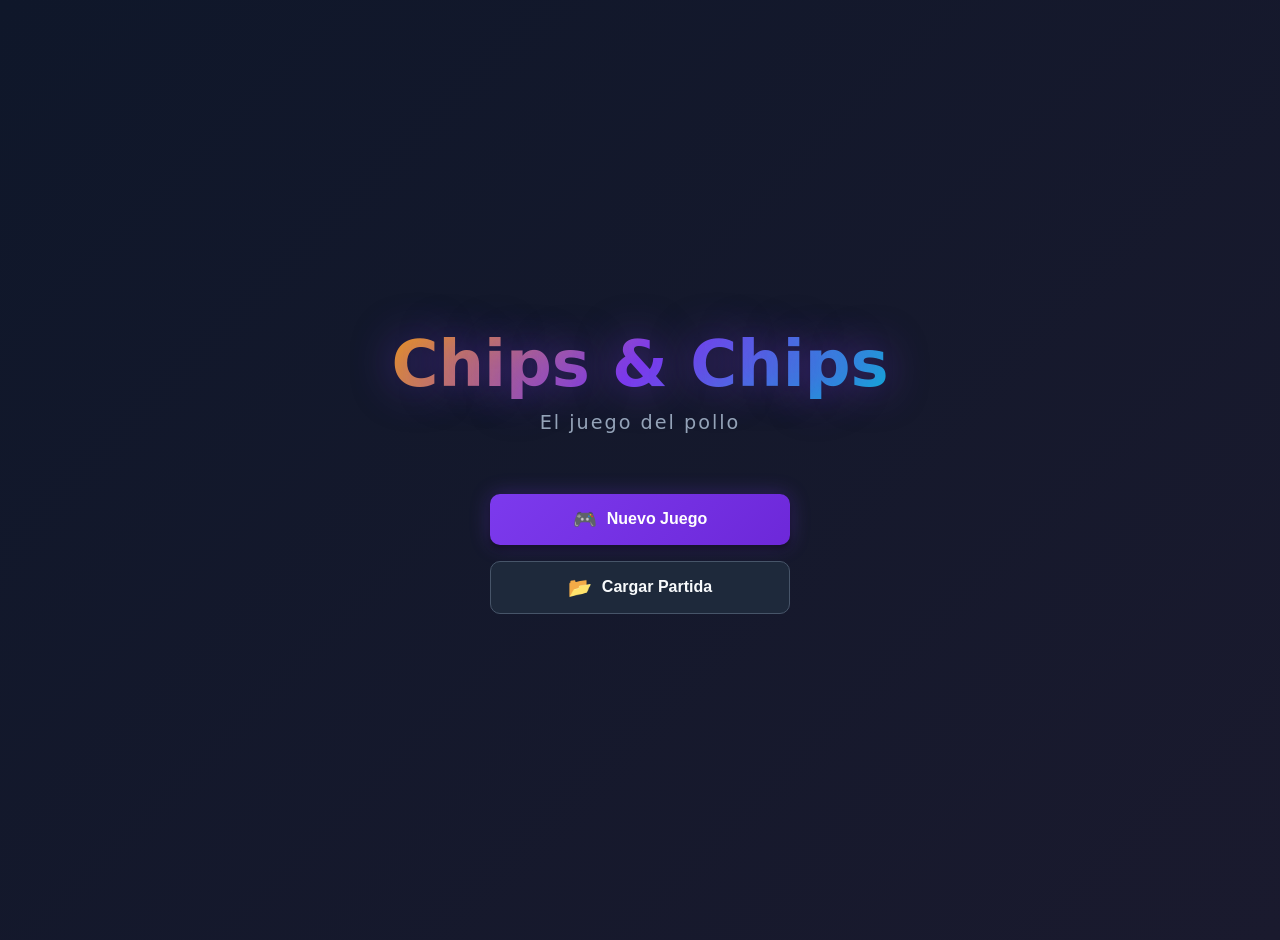
<file: Chicken/index.html>
<!DOCTYPE html>
<html lang="es">
<head>
    <meta charset="UTF-8">
    <meta name="viewport" content="width=device-width, initial-scale=1.0">
    <title>Chips &amp; Chips - Casino Game</title>
    <link rel="stylesheet" href="css.css">
</head>
<body>
    <div class="game-container">
        <!-- PANTALLA DE INICIO -->
        <div id="start-screen" class="screen active">
            <div class="logo-container">
                <h1 class="logo">Chips &amp; Chips</h1>
                <p class="subtitle">El juego del pollo</p>
            </div>
            <div class="menu-buttons">
                <button id="btn-new-game" type="button" class="btn btn-primary">
                    <span class="btn-icon">🎮</span>
                    Nuevo Juego
                </button>
                <button id="btn-load-game" class="btn btn-secondary">
                    <span class="btn-icon">📂</span>
                    Cargar Partida
                </button>
            </div>
        </div>

        <!-- PANTALLA CARGAR JUGADOR -->
        <div id="load-player-screen" class="screen">
            <div class="screen-header">
                <button id="btn-back-load" class="btn btn-back">← Volver</button>
                <h2>Cargar Jugador</h2>
            </div>
            <div class="load-player-content">
                <div class="file-input-container">
                    <label for="save-file-input" class="file-label">
                        <span class="file-icon">📁</span>
                        Seleccionar archivo de guardado
                    </label>
                    <input type="file" id="save-file-input" accept=".json" class="file-input">
                    <p class="file-name" id="file-name">Ningún archivo seleccionado</p>
                </div>
                <button id="btn-confirm-load" class="btn btn-primary" disabled>
                    Cargar Datos
                </button>
            </div>
        </div>

        <!-- PANTALLA CONFIGURACIÓN INICIAL -->
        <div id="setup-screen" class="screen">
            <div class="screen-header">
                <h2>Configurar Partida</h2>
            </div>
            <div class="setup-content">
                <div class="player-info">
                    <div class="info-row">
                        <span class="info-label">Jugador:</span>
                        <span class="info-value" id="setup-player-name">-</span>
                    </div>
                    <div class="info-row">
                        <span class="info-label">Dinero disponible:</span>
                        <span class="info-value money" id="setup-player-money">0 €</span>
                    </div>
                </div>

                <div class="bet-config">
                    <div class="input-group">
                        <label for="setup-bet-amount">Cantidad a apostar:</label>
                        <div class="money-input-wrapper">
                            <input type="number" id="setup-bet-amount" min="1" value="10">
                            <span class="currency">€</span>
                        </div>
                    </div>

                    <div class="input-group">
                        <label for="setup-difficulty">Dificultad:</label>
                        <select id="setup-difficulty">
                            <option value="easy">Fácil (50% riesgo)</option>
                            <option value="medium" selected>Medio (65% riesgo)</option>
                            <option value="hard">Difícil (80% riesgo)</option>
                        </select>
                    </div>

                    <div class="difficulty-preview">
                        <span class="preview-label">Multiplicador estimado:</span>
                        <span class="preview-value" id="multiplier-preview">x2.0</span>
                    </div>
                </div>

                <button id="btn-start-play" class="btn btn-primary btn-large">
                    <span class="btn-icon">▶️</span>
                    ¡JUGAR!
                </button>
            </div>
        </div>

        <!-- PANTALLA DE JUEGO -->
        <div id="game-screen" class="screen">
            <div class="game-header">
                <div class="player-stats">
                    <div class="stat">
                        <span class="stat-label">Jugador</span>
                        <span class="stat-value" id="game-player-name">-</span>
                    </div>
                    <div class="stat">
                        <span class="stat-label">Dinero</span>
                        <span class="stat-value money" id="game-player-money">0 €</span>
                    </div>
                </div>
                <div class="current-bet-info">
                    <div class="stat">
                        <span class="stat-label">Apuesta</span>
                        <span class="stat-value money" id="game-current-bet">0 €</span>
                    </div>
                    <div class="stat">
                        <span class="stat-label">Multiplicador</span>
                        <span class="stat-value multiplier" id="game-multiplier">x1.0</span>
                    </div>
                </div>
            </div>

            <div class="game-board">
                <!-- TABLERO DE CASILLAS -->
                <div class="board-container">
                    <div class="board-path" id="board-path">
                        <!-- Las casillas se generan dinámicamente -->
                    </div>
                </div>

                <!-- ZONA DE RESULTADOS -->
                <div class="result-zone">
                    <div class="current-tile">
                        <div class="tile-display" id="tile-display">
                            <div class="tile-hidden">?</div>
                        </div>
                        <p class="tile-label">Casilla actual</p>
                    </div>

                    <div class="result-message" id="result-message">
                        <p class="message-text">¡Desvelando casilla!</p>
                    </div>

                    <div class="winnings-display">
                        <span class="winnings-label">Ganancias actuales:</span>
                        <span class="winnings-value money" id="current-winnings">0 €</span>
                    </div>
                </div>
            </div>

            <!-- CONTROLES DE JUEGO -->
            <div class="game-controls" id="game-controls">
                <!-- Controles dinámicos según el estado -->
            </div>

            <!-- CONTROLES PARA AVANZAR -->
            <div class="advance-controls hidden" id="advance-controls">
                <div class="advance-prompt">
                    <p class="prompt-text">¿Quieres avanzar a la siguiente casilla?</p>
                    <p class="advance-info">
                        Apuesta actual: <span class="money" id="advance-bet-info">0 €</span>
                        → Nueva apuesta: <span class="money" id="advance-new-bet">0 €</span>
                    </p>
                </div>
                <div class="advance-buttons">
                    <button id="btn-advance-no" class="btn btn-secondary">
                        No, cobrar ganancias
                    </button>
                    <button id="btn-advance-yes" class="btn btn-primary">
                        ¡Avanzar!
                    </button>
                </div>
            </div>

            <!-- CONTROLES PARA VOLVER A APOSTAR -->
            <div class="retry-controls hidden" id="retry-controls">
                <div class="retry-prompt">
                    <p class="prompt-text" id="retry-message">¡Has perdido!</p>
                    <p class="retry-info">
                        Pérdida: <span class="money loss" id="loss-amount">0 €</span>
                    </p>
                </div>
                <div class="retry-buttons">
                    <button id="btn-retry-no" class="btn btn-secondary">
                        Salir del juego
                    </button>
                    <button id="btn-retry-yes" class="btn btn-primary">
                        Volver a apostar
                    </button>
                </div>
            </div>

            <!-- CONTROLES FIN DE JUEGO -->
            <div class="end-controls hidden" id="end-controls">
                <div class="end-summary">
                    <p class="end-message" id="end-message">¡Juego terminado!</p>
                    <p class="end-info">
                        Ganancia neta: <span class="money" id="net-result">0 €</span>
                    </p>
                </div>
                <div class="end-buttons">
                    <button id="btn-save-exit" class="btn btn-secondary">
                        <span class="btn-icon">💾</span>
                        Guardar y salir
                    </button>
                    <button id="btn-new-round" class="btn btn-primary">
                        <span class="btn-icon">🔄</span>
                        Nueva ronda
                    </button>
                </div>
            </div>
        </div>

        <!-- MODAL DE CONFIRMACIÓN -->
        <div id="confirm-modal" class="modal hidden">
            <div class="modal-content">
                <h3 id="modal-title">Confirmar</h3>
                <p id="modal-message">¿Estás seguro?</p>
                <div class="modal-buttons">
                    <button id="modal-cancel" class="btn btn-secondary">Cancelar</button>
                    <button id="modal-confirm" class="btn btn-primary">Confirmar</button>
                </div>
            </div>
        </div>

        <!-- NOTIFICACIÓN FLOTANTE -->
        <div id="notification" class="notification hidden">
            <span id="notification-text">Mensaje</span>
        </div>
    </div>

    <script src="script.js"></script>
</body>
</html>
</file>
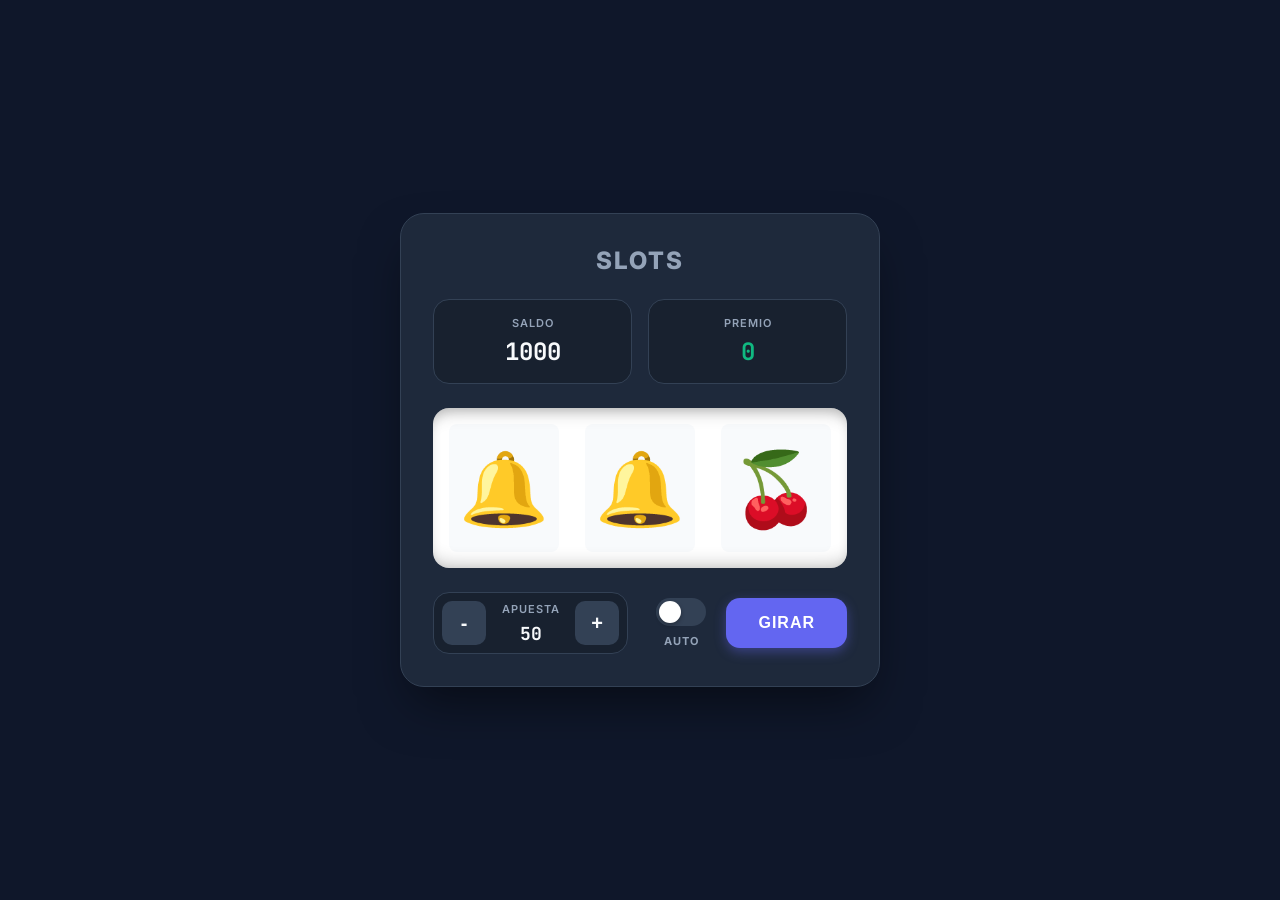
<file: Slot/index.html>
<!DOCTYPE html>
<html lang="es">
<head>
    <meta charset="UTF-8">
    <meta name="viewport" content="width=device-width, initial-scale=1.0">
    <title>Modern Slot</title>
    <!-- Fuentes limpias modernas de Google -->
    <link href="https://fonts.googleapis.com/css2?family=Inter:wght@400;600;800&family=JetBrains+Mono:wght@700&display=swap" rel="stylesheet">
    <link rel="stylesheet" href="style.css">
</head>
<body>
    <div class="slot-machine">
        
        <header class="machine-header">
            <h1>SLOTS</h1>
        </header>

        <!-- Panel Superior (Estadisticas) -->
        <div class="stats-panel">
            <div class="stat-box">
                <span class="stat-label">SALDO</span>
                <span id="balance-display" class="stat-value">1000</span>
            </div>
            <div class="stat-box win-box">
                <span class="stat-label">PREMIO</span>
                <span id="win-display" class="stat-value highlight">0</span>
            </div>
        </div>

        <!-- Contenedor Principal de Rodillos -->
        <div class="reels-container">
            <!-- Los rodillos están conteniendo la 'cinta' interior donde se crearán dinámicamente los símbolos -->
            <div class="reel" id="reel-1"><div class="reel-strip"></div></div>
            <div class="reel" id="reel-2"><div class="reel-strip"></div></div>
            <div class="reel" id="reel-3"><div class="reel-strip"></div></div>
            
            <div class="reels-overlay"></div>
        </div>

        <!-- Controles de Jugador Inferiores -->
        <div class="controls-panel">
            
            <div class="bet-controls">
                <button id="btn-bet-minus" class="btn-secondary">-</button>
                <div class="bet-display-box">
                    <span class="stat-label">APUESTA</span>
                    <span id="bet-display" class="stat-value-small">10</span>
                </div>
                <button id="btn-bet-plus" class="btn-secondary">+</button>
            </div>

            <div class="action-controls">
                <label class="auto-toggle">
                    <input type="checkbox" id="toggle-auto">
                    <span class="toggle-track">
                        <span class="toggle-thumb"></span>
                    </span>
                    <span class="toggle-label-text">AUTO</span>
                </label>
                <button id="btn-spin" class="btn-primary">GIRAR</button>
            </div>
        </div>

        <!-- Modal: Saldo Acabado -->
        <div id="reload-overlay" class="modal-overlay hidden">
            <div class="modal">
                <h2>Sin Saldo</h2>
                <p>Te has quedado sin monedas para continuar.</p>
                <button id="btn-reload" class="btn-primary">Recargar (+1000)</button>
            </div>
        </div>

        <!-- Modal: Jackpot Ganado -->
        <div id="jackpot-overlay" class="modal-overlay hidden">
            <div class="modal jackpot-modal">
                <h1>🎉 JACKPOT 🎉</h1>
                <h2 id="jackpot-amount"></h2>
            </div>
        </div>
        
    </div>

    <script src="app.js"></script>
</body>
</html>
</file>
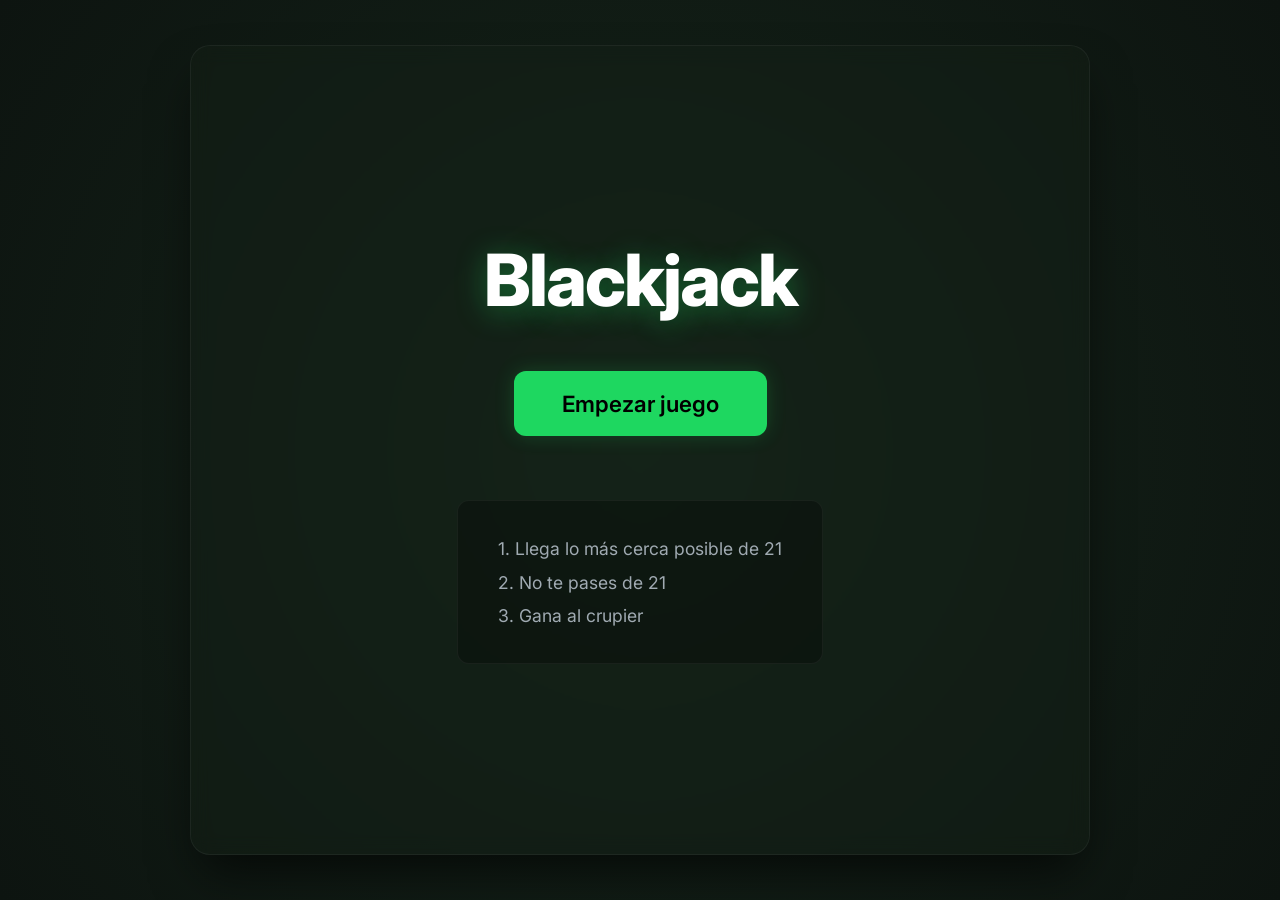
<file: Blackjack/blackjack.html>
<!DOCTYPE html>
<html lang="es">
<head>
    <meta charset="UTF-8">
    <meta name="viewport" content="width=device-width, initial-scale=1.0">
    <title>Blackjack</title>
    <meta name="description" content="Juego de Blackjack minimalista desarrollado en HTML, CSS y JS puro.">
    <!-- Fuente Inter limpia y moderna -->
    <link href="https://fonts.googleapis.com/css2?family=Inter:wght@400;600;800&display=swap" rel="stylesheet">
    <link rel="stylesheet" href="styles.css">
</head>
<body>
    <div id="app">
        <!-- Pantalla de Inicio -->
        <div id="start-screen" class="screen">
            <h1>Blackjack</h1>
            <button id="start-btn" class="btn primary btn-xl">Empezar juego</button>
            <div class="rules">
                <ul>
                    <li>1. Llega lo más cerca posible de 21</li>
                    <li>2. No te pases de 21</li>
                    <li>3. Gana al crupier</li>
                </ul>
            </div>
        </div>

        <!-- Pantalla de Juego -->
        <div id="game-screen" class="screen hidden">
            <!-- Área del Crupier -->
            <div class="dealer-area">
                <div class="score-container">Crupier <span id="dealer-score">?</span></div>
                <div id="dealer-cards" class="cards-container"></div>
            </div>
            
            <!-- Mensaje central de resultado -->
            <div id="message-area" class="message-area"></div>

            <!-- Área del Jugador -->
            <div class="player-area">
                <div id="player-cards" class="cards-container"></div>
                <div class="score-container">Tú <span id="player-score">0</span></div>
            </div>

            <!-- Controles -->
            <div class="controls-area">
                <button id="hit-btn" class="btn">Pedir carta</button>
                <button id="stand-btn" class="btn">Plantarse</button>
                <button id="double-btn" class="btn">Doble</button>
                <button id="restart-btn" class="btn primary hidden">Jugar de nuevo</button>
            </div>
        </div>
    </div>
    <script src="script.js"></script>
</body>
</html>
</file>
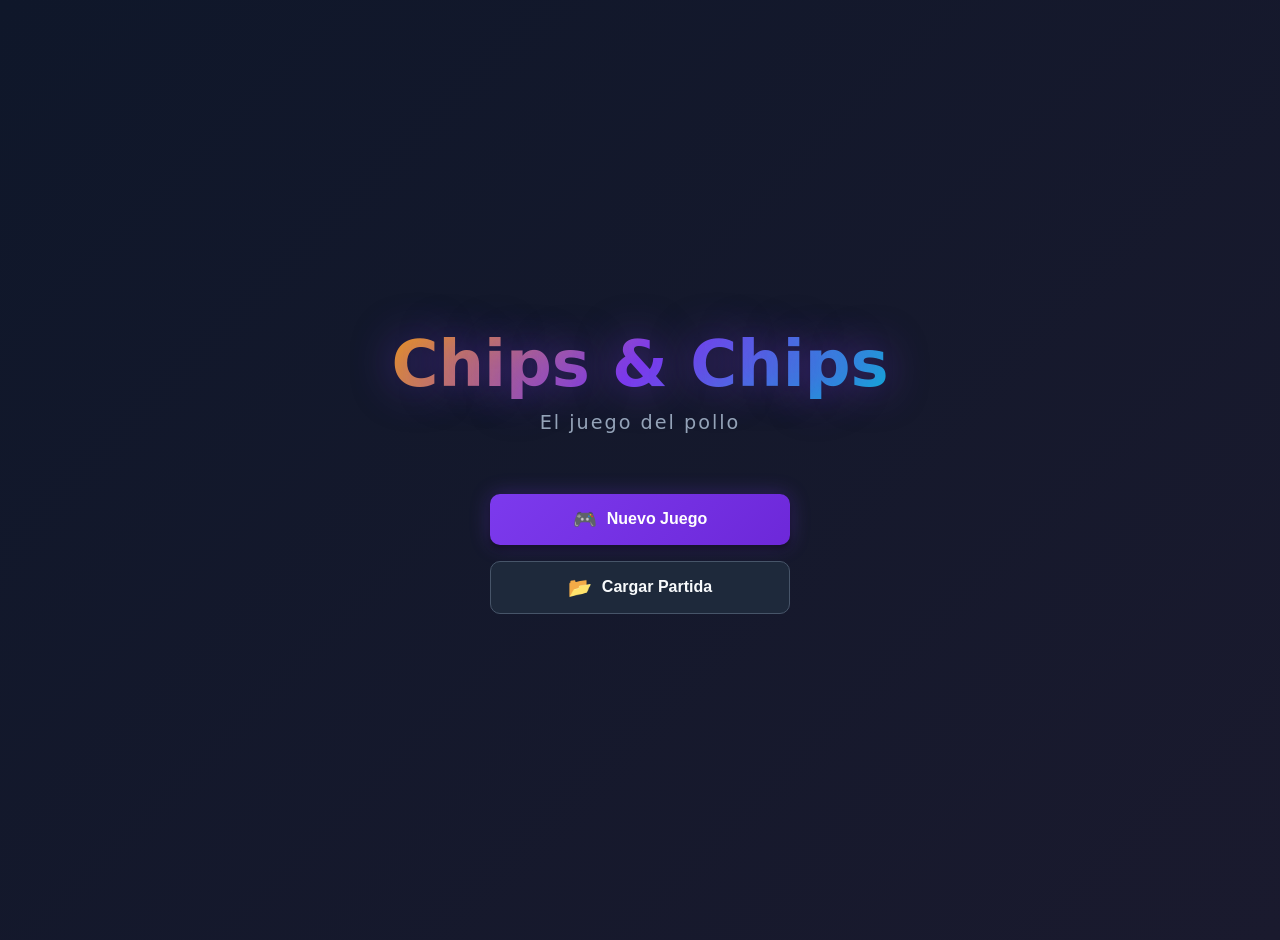
<file: Chicken/pollo.html>
<!DOCTYPE html>
<html lang="es">
<head>
    <meta charset="UTF-8">
    <meta name="viewport" content="width=device-width, initial-scale=1.0">
    <title>Chips &amp; Chips - Casino Game</title>
    <link rel="stylesheet" href="pollo.css">
</head>
<body>
    <div class="game-container">
        <!-- PANTALLA DE INICIO -->
        <div id="start-screen" class="screen active">
            <div class="logo-container">
                <h1 class="logo">Chips &amp; Chips</h1>
                <p class="subtitle">El juego del pollo</p>
            </div>
            <div class="menu-buttons">
                <button id="btn-new-game" type="button" class="btn btn-primary">
                    <span class="btn-icon">🎮</span>
                    Nuevo Juego
                </button>
                <button id="btn-load-game" class="btn btn-secondary">
                    <span class="btn-icon">📂</span>
                    Cargar Partida
                </button>
            </div>
        </div>

        <!-- PANTALLA CARGAR JUGADOR -->
        <div id="load-player-screen" class="screen">
            <div class="screen-header">
                <button id="btn-back-load" class="btn btn-back">← Volver</button>
                <h2>Cargar Jugador</h2>
            </div>
            <div class="load-player-content">
                <div class="file-input-container">
                    <label for="save-file-input" class="file-label">
                        <span class="file-icon">📁</span>
                        Seleccionar archivo de guardado
                    </label>
                    <input type="file" id="save-file-input" accept=".json" class="file-input">
                    <p class="file-name" id="file-name">Ningún archivo seleccionado</p>
                </div>
                <button id="btn-confirm-load" class="btn btn-primary" disabled>
                    Cargar Datos
                </button>
            </div>
        </div>

        <!-- PANTALLA CONFIGURACIÓN INICIAL -->
        <div id="setup-screen" class="screen">
            <div class="screen-header">
                <h2>Configurar Partida</h2>
            </div>
            <div class="setup-content">
                <div class="player-info">
                    <div class="info-row">
                        <span class="info-label">Jugador:</span>
                        <span class="info-value" id="setup-player-name">-</span>
                    </div>
                    <div class="info-row">
                        <span class="info-label">Dinero disponible:</span>
                        <span class="info-value money" id="setup-player-money">0 €</span>
                    </div>
                </div>

                <div class="bet-config">
                    <div class="input-group">
                        <label for="setup-bet-amount">Cantidad a apostar:</label>
                        <div class="money-input-wrapper">
                            <input type="number" id="setup-bet-amount" min="1" value="10">
                            <span class="currency">€</span>
                        </div>
                    </div>

                    <div class="input-group">
                        <label for="setup-difficulty">Dificultad:</label>
                        <select id="setup-difficulty">
                            <option value="easy">Fácil (50% riesgo)</option>
                            <option value="medium" selected>Medio (65% riesgo)</option>
                            <option value="hard">Difícil (80% riesgo)</option>
                        </select>
                    </div>

                    <div class="difficulty-preview">
                        <span class="preview-label">Multiplicador estimado:</span>
                        <span class="preview-value" id="multiplier-preview">x2.0</span>
                    </div>
                </div>

                <button id="btn-start-play" class="btn btn-primary btn-large">
                    <span class="btn-icon">▶️</span>
                    ¡JUGAR!
                </button>
            </div>
        </div>

        <!-- PANTALLA DE JUEGO -->
        <div id="game-screen" class="screen">
            <div class="game-header">
                <div class="player-stats">
                    <div class="stat">
                        <span class="stat-label">Jugador</span>
                        <span class="stat-value" id="game-player-name">-</span>
                    </div>
                    <div class="stat">
                        <span class="stat-label">Dinero</span>
                        <span class="stat-value money" id="game-player-money">0 €</span>
                    </div>
                </div>
                <div class="current-bet-info">
                    <div class="stat">
                        <span class="stat-label">Apuesta</span>
                        <span class="stat-value money" id="game-current-bet">0 €</span>
                    </div>
                    <div class="stat">
                        <span class="stat-label">Multiplicador</span>
                        <span class="stat-value multiplier" id="game-multiplier">x1.0</span>
                    </div>
                </div>
            </div>

            <div class="game-board">
                <!-- TABLERO DE CASILLAS -->
                <div class="board-container">
                    <div class="board-path" id="board-path">
                        <!-- Las casillas se generan dinámicamente -->
                    </div>
                </div>

                <!-- ZONA DE RESULTADOS -->
                <div class="result-zone">
                    <div class="current-tile">
                        <div class="tile-display" id="tile-display">
                            <div class="tile-hidden">?</div>
                        </div>
                        <p class="tile-label">Casilla actual</p>
                    </div>

                    <div class="result-message" id="result-message">
                        <p class="message-text">¡Desvelando casilla!</p>
                    </div>

                    <div class="winnings-display">
                        <span class="winnings-label">Ganancias actuales:</span>
                        <span class="winnings-value money" id="current-winnings">0 €</span>
                    </div>
                </div>
            </div>

            <!-- CONTROLES DE JUEGO -->
            <div class="game-controls" id="game-controls">
                <!-- Controles dinámicos según el estado -->
            </div>

            <!-- CONTROLES PARA AVANZAR -->
            <div class="advance-controls hidden" id="advance-controls">
                <div class="advance-prompt">
                    <p class="prompt-text">¿Quieres avanzar a la siguiente casilla?</p>
                    <p class="advance-info">
                        Apuesta actual: <span class="money" id="advance-bet-info">0 €</span>
                        → Nueva apuesta: <span class="money" id="advance-new-bet">0 €</span>
                    </p>
                </div>
                <div class="advance-buttons">
                    <button id="btn-advance-no" class="btn btn-secondary">
                        No, cobrar ganancias
                    </button>
                    <button id="btn-advance-yes" class="btn btn-primary">
                        ¡Avanzar!
                    </button>
                </div>
            </div>

            <!-- CONTROLES PARA VOLVER A APOSTAR -->
            <div class="retry-controls hidden" id="retry-controls">
                <div class="retry-prompt">
                    <p class="prompt-text" id="retry-message">¡Has perdido!</p>
                    <p class="retry-info">
                        Pérdida: <span class="money loss" id="loss-amount">0 €</span>
                    </p>
                </div>
                <div class="retry-buttons">
                    <button id="btn-retry-no" class="btn btn-secondary">
                        Salir del juego
                    </button>
                    <button id="btn-retry-yes" class="btn btn-primary">
                        Volver a apostar
                    </button>
                </div>
            </div>

            <!-- CONTROLES FIN DE JUEGO -->
            <div class="end-controls hidden" id="end-controls">
                <div class="end-summary">
                    <p class="end-message" id="end-message">¡Juego terminado!</p>
                    <p class="end-info">
                        Ganancia neta: <span class="money" id="net-result">0 €</span>
                    </p>
                </div>
                <div class="end-buttons">
                    <button id="btn-save-exit" class="btn btn-secondary">
                        <span class="btn-icon">💾</span>
                        Guardar y salir
                    </button>
                    <button id="btn-new-round" class="btn btn-primary">
                        <span class="btn-icon">🔄</span>
                        Nueva ronda
                    </button>
                </div>
            </div>
        </div>

        <!-- MODAL DE CONFIRMACIÓN -->
        <div id="confirm-modal" class="modal hidden">
            <div class="modal-content">
                <h3 id="modal-title">Confirmar</h3>
                <p id="modal-message">¿Estás seguro?</p>
                <div class="modal-buttons">
                    <button id="modal-cancel" class="btn btn-secondary">Cancelar</button>
                    <button id="modal-confirm" class="btn btn-primary">Confirmar</button>
                </div>
            </div>
        </div>

        <!-- NOTIFICACIÓN FLOTANTE -->
        <div id="notification" class="notification hidden">
            <span id="notification-text">Mensaje</span>
        </div>
    </div>

    <script src="pollo.js"></script>
</body>
</html>
</file>
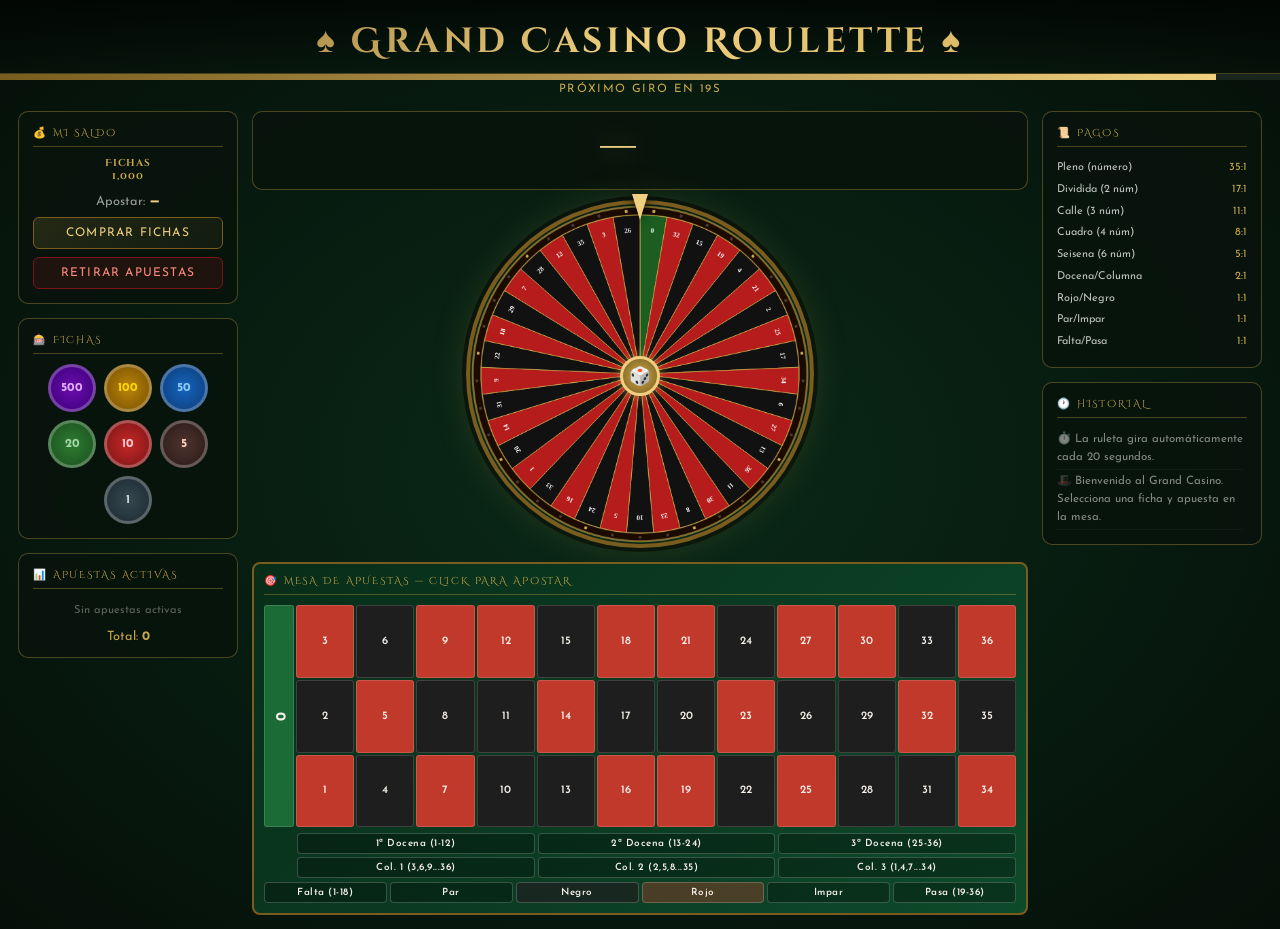
<file: Roulette/ruleta.html>
<!DOCTYPE html>
<html lang="es">

<head>
    <meta charset="UTF-8">
    <meta name="viewport" content="width=device-width, initial-scale=1.0">
    <title>Ruleta Casino</title>
    <link
        href="https://fonts.googleapis.com/css2?family=Cinzel+Decorative:wght@700;900&family=Josefin+Sans:wght@300;400;600&display=swap"
        rel="stylesheet">
    <link rel="stylesheet" href="ruleta.css">
</head>

<body>

    <header>
        <h1>♠ Grand Casino Roulette ♠</h1>
    </header>

    <div id="timer-wrap">
        <div id="timer-bar"></div>
    </div>
    <div id="timer-label">Próximo giro en <span id="timer-count">20</span>s</div>

    <div id="app">

        <!-- ── LEFT PANEL ── -->
        <div style="display:flex;flex-direction:column;gap:14px;">

            <div class="panel">
                <div class="panel-title">💰 Mi Saldo</div>
                <div id="saldo-display"><span>Fichas</span><span id="saldo-num">1000</span></div>
                <div id="apuesta-actual">Apostar: <strong id="ficha-sel-label">—</strong></div>
                <button class="btn" id="btn-comprar">Comprar fichas</button>
                <button class="btn danger" id="btn-retirar-apuestas">Retirar apuestas</button>
            </div>

            <div class="panel">
                <div class="panel-title">🎰 Fichas</div>
                <div class="fichas-grid">
                    <div class="ficha" data-val="500">500</div>
                    <div class="ficha" data-val="100">100</div>
                    <div class="ficha" data-val="50">50</div>
                    <div class="ficha" data-val="20">20</div>
                    <div class="ficha" data-val="10">10</div>
                    <div class="ficha" data-val="5">5</div>
                    <div class="ficha" data-val="1">1</div>
                </div>
            </div>

            <div class="panel">
                <div class="panel-title">📊 Apuestas activas</div>
                <div id="active-bets-list" style="font-size:0.72rem;max-height:160px;overflow-y:auto;"></div>
                <div style="margin-top:8px;text-align:center;font-size:0.8rem;color:var(--gold);">
                    Total: <strong id="total-apostado">0</strong>
                </div>
            </div>

        </div>

        <!-- ── CENTER ── -->
        <div id="center-col">

            <div class="panel" style="text-align:center;padding:10px 14px;">
                <div id="result-display">
                    <span id="result-num" style="min-width:60px;">—</span>
                    <span id="result-badge" class="result-badge"></span>
                </div>
                <div id="recent-numbers"></div>
            </div>

            <div style="display:flex;justify-content:center;">
                <div id="wheel-wrap">
                    <canvas id="wheel-canvas" width="500" height="500"></canvas>
                    <div id="needle"></div>
                    <div id="center-hub">🎲</div>
                </div>
            </div>

            <div class="panel" id="bet-table">
                <div class="panel-title">🎯 Mesa de Apuestas — Click para apostar</div>
                <div id="numbers-grid"></div>
                <div id="dozens-row"></div>
                <div id="columns-row"></div>
                <div id="outside-bets"></div>
            </div>

        </div>

        <!-- ── RIGHT PANEL ── -->
        <div style="display:flex;flex-direction:column;gap:14px;">

            <div class="panel">
                <div class="panel-title">📜 Pagos</div>
                <div style="font-size:0.68rem;line-height:2;color:rgba(255,255,255,0.75);">
                    Pleno (número) <span style="float:right;color:var(--gold);">35:1</span><br>
                    Dividida (2 núm) <span style="float:right;color:var(--gold);">17:1</span><br>
                    Calle (3 núm) <span style="float:right;color:var(--gold);">11:1</span><br>
                    Cuadro (4 núm) <span style="float:right;color:var(--gold);">8:1</span><br>
                    Seisena (6 núm) <span style="float:right;color:var(--gold);">5:1</span><br>
                    Docena/Columna <span style="float:right;color:var(--gold);">2:1</span><br>
                    Rojo/Negro <span style="float:right;color:var(--gold);">1:1</span><br>
                    Par/Impar <span style="float:right;color:var(--gold);">1:1</span><br>
                    Falta/Pasa <span style="float:right;color:var(--gold);">1:1</span>
                </div>
            </div>

            <div class="panel">
                <div class="panel-title">🕐 Historial</div>
                <div id="log"></div>
            </div>

        </div>

    </div>

    <!-- SPIN OVERLAY -->
    <div id="spin-overlay">
        <div id="spin-msg">¡La ruleta gira!</div>
    </div>

    <!-- MODAL COMPRAR FICHAS -->
    <div id="modal-overlay" class="hidden">
        <div id="modal-box">
            <h2>Comprar Fichas</h2>
            <p style="font-size:0.8rem;color:rgba(255,255,255,0.6);margin-bottom:14px;">Selecciona el paquete</p>
            <div class="modal-btn-grid">
                <button class="buy-opt" data-amount="100">100 <br><small
                        style="color:var(--gold-dark);">€5</small></button>
                <button class="buy-opt" data-amount="500">500 <br><small
                        style="color:var(--gold-dark);">€20</small></button>
                <button class="buy-opt" data-amount="1000">1.000 <br><small
                        style="color:var(--gold-dark);">€35</small></button>
                <button class="buy-opt" data-amount="2500">2.500 <br><small
                        style="color:var(--gold-dark);">€80</small></button>
                <button class="buy-opt" data-amount="5000">5.000 <br><small
                        style="color:var(--gold-dark);">€140</small></button>
                <button class="buy-opt" data-amount="10000">10.000 <br><small
                        style="color:var(--gold-dark);">€250</small></button>
            </div>
            <button class="btn" id="modal-close">Cancelar</button>
        </div>
    </div>
    <script src="ruleta.js"></script>
</body>

</html>
</file>
<file: Chicken/css.css>
/* ============================================
   CHIPS & CHIPS - Casino Game Styles
   ============================================ */

:root {
    /* Colores principales */
    --primary-color: #7c3aed;
    --primary-hover: #6d28d9;
    --primary-light: #a78bfa;
    --secondary-color: #06b6d4;
    --secondary-hover: #0891b2;
    --accent-color: #f59e0b;
    --accent-hover: #d97706;

    /* Colores de fondo */
    --bg-dark: #0f172a;
    --bg-card: #1e293b;
    --bg-card-hover: #334155;
    --bg-input: #475569;

    /* Colores de texto */
    --text-primary: #f8fafc;
    --text-secondary: #94a3b8;
    --text-muted: #64748b;

    /* Colores de estado */
    --success-color: #22c55e;
    --success-bg: #166534;
    --danger-color: #ef4444;
    --danger-bg: #991b1b;
    --warning-color: #f59e0b;
    --warning-bg: #92400e;

    /* Efectos */
    --shadow-sm: 0 1px 2px rgba(0, 0, 0, 0.3);
    --shadow-md: 0 4px 6px rgba(0, 0, 0, 0.4);
    --shadow-lg: 0 10px 15px rgba(0, 0, 0, 0.5);
    --shadow-glow: 0 0 20px rgba(124, 58, 237, 0.5);

    /* Bordes */
    --border-radius-sm: 6px;
    --border-radius-md: 10px;
    --border-radius-lg: 16px;
    --border-radius-xl: 24px;

    /* Transiciones */
    --transition-fast: 150ms ease;
    --transition-normal: 250ms ease;
    --transition-slow: 400ms ease;
}

/* ============================================
   RESET Y BASE
   ============================================ */

* {
    margin: 0;
    padding: 0;
    box-sizing: border-box;
}

body {
    font-family: 'Segoe UI', system-ui, -apple-system, sans-serif;
    background: linear-gradient(135deg, var(--bg-dark) 0%, #1a1a2e 100%);
    min-height: 100vh;
    color: var(--text-primary);
    overflow-x: hidden;
}

/* ============================================
   CONTENEDOR PRINCIPAL
   ============================================ */

.game-container {
    max-width: 1200px;
    margin: 0 auto;
    padding: 20px;
    min-height: 100vh;
    display: flex;
    flex-direction: column;
}

/* ============================================
   PANTALLAS
   ============================================ */

.screen {
    display: none !important;
    opacity: 0;
    transition: opacity var(--transition-normal);
}

.screen.active {
    display: flex !important;
    opacity: 1;
}

#start-screen.active {
    display: flex !important;
    flex-direction: column;
    align-items: center;
    justify-content: center;
    min-height: 100vh;
    text-align: center;
}

#load-player-screen.active {
    display: flex !important;
    flex-direction: column;
}

#setup-screen.active {
    display: flex !important;
    flex-direction: column;
}

#game-screen.active {
    display: flex !important;
    flex-direction: column;
    gap: 20px;
}

.screen-header {
    display: flex;
    align-items: center;
    gap: 20px;
    margin-bottom: 30px;
    padding-bottom: 20px;
    border-bottom: 1px solid var(--bg-input);
}

.screen-header h2 {
    font-size: 1.8rem;
    font-weight: 700;
    background: linear-gradient(135deg, var(--primary-light), var(--secondary-color));
    -webkit-background-clip: text;
    -webkit-text-fill-color: transparent;
    background-clip: text;
}

/* ============================================
   PANTALLA DE INICIO
   ============================================ */

#start-screen {
    flex-direction: column;
    align-items: center;
    justify-content: center;
    min-height: 100vh;
    text-align: center;
}

.logo-container {
    margin-bottom: 60px;
    animation: float 3s ease-in-out infinite;
}

@keyframes float {
    0%, 100% { transform: translateY(0); }
    50% { transform: translateY(-10px); }
}

.logo {
    font-size: 4rem;
    font-weight: 800;
    background: linear-gradient(135deg, var(--accent-color), var(--primary-color), var(--secondary-color));
    -webkit-background-clip: text;
    -webkit-text-fill-color: transparent;
    background-clip: text;
    text-shadow: 0 0 40px rgba(124, 58, 237, 0.5);
    margin-bottom: 10px;
}

.subtitle {
    font-size: 1.2rem;
    color: var(--text-secondary);
    letter-spacing: 2px;
}

.menu-buttons {
    display: flex;
    flex-direction: column;
    gap: 16px;
    width: 100%;
    max-width: 300px;
}

/* ============================================
   BOTONES
   ============================================ */

.btn {
    display: inline-flex;
    align-items: center;
    justify-content: center;
    gap: 10px;
    padding: 14px 28px;
    font-size: 1rem;
    font-weight: 600;
    border: none;
    border-radius: var(--border-radius-md);
    cursor: pointer;
    transition: all var(--transition-fast);
    text-decoration: none;
    white-space: nowrap;
}

.btn:disabled {
    opacity: 0.5;
    cursor: not-allowed;
    filter: grayscale(1);
}

.btn-icon {
    font-size: 1.2em;
}

.btn-primary {
    background: linear-gradient(135deg, var(--primary-color), var(--primary-hover));
    color: white;
    box-shadow: var(--shadow-md), 0 0 20px rgba(124, 58, 237, 0.3);
}

.btn-primary:hover:not(:disabled) {
    background: linear-gradient(135deg, var(--primary-hover), var(--primary-color));
    transform: translateY(-2px);
    box-shadow: var(--shadow-lg), 0 0 30px rgba(124, 58, 237, 0.4);
}

.btn-secondary {
    background: var(--bg-card);
    color: var(--text-primary);
    border: 1px solid var(--bg-input);
}

.btn-secondary:hover:not(:disabled) {
    background: var(--bg-card-hover);
    border-color: var(--primary-light);
    transform: translateY(-2px);
}

.btn-large {
    padding: 18px 36px;
    font-size: 1.2rem;
    width: 100%;
}

.btn-back {
    padding: 10px 20px;
    font-size: 0.9rem;
    background: transparent;
    border: 1px solid var(--bg-input);
    color: var(--text-secondary);
}

.btn-back:hover:not(:disabled) {
    background: var(--bg-card);
    border-color: var(--text-secondary);
    color: var(--text-primary);
}

/* ============================================
   PANTALLA CARGAR JUGADOR
   ============================================ */

.load-player-content {
    display: flex;
    flex-direction: column;
    align-items: center;
    gap: 30px;
    padding: 40px;
    background: var(--bg-card);
    border-radius: var(--border-radius-lg);
    box-shadow: var(--shadow-md);
}

.file-input-container {
    display: flex;
    flex-direction: column;
    align-items: center;
    gap: 15px;
    width: 100%;
    max-width: 400px;
}

.file-label {
    display: flex;
    align-items: center;
    gap: 12px;
    padding: 30px;
    background: var(--bg-input);
    border: 2px dashed var(--text-muted);
    border-radius: var(--border-radius-md);
    cursor: pointer;
    transition: all var(--transition-fast);
    width: 100%;
    text-align: center;
}

.file-label:hover {
    border-color: var(--primary-light);
    background: var(--bg-card-hover);
}

.file-icon {
    font-size: 2rem;
}

.file-input {
    display: none;
}

.file-name {
    color: var(--text-secondary);
    font-size: 0.9rem;
    text-align: center;
}

/* ============================================
   PANTALLA CONFIGURACIÓN
   ============================================ */

.setup-content {
    display: flex;
    flex-direction: column;
    gap: 30px;
    max-width: 500px;
    margin: 0 auto;
}

.player-info {
    background: var(--bg-card);
    padding: 25px;
    border-radius: var(--border-radius-md);
    box-shadow: var(--shadow-md);
}

.info-row {
    display: flex;
    justify-content: space-between;
    padding: 12px 0;
    border-bottom: 1px solid var(--bg-input);
}

.info-row:last-child {
    border-bottom: none;
}

.info-label {
    color: var(--text-secondary);
}

.info-value {
    font-weight: 600;
    color: var(--text-primary);
}

.info-value.money {
    color: var(--success-color);
}

.bet-config {
    background: var(--bg-card);
    padding: 25px;
    border-radius: var(--border-radius-md);
    box-shadow: var(--shadow-md);
    display: flex;
    flex-direction: column;
    gap: 20px;
}

.input-group {
    display: flex;
    flex-direction: column;
    gap: 8px;
}

.input-group label {
    color: var(--text-secondary);
    font-weight: 500;
}

.money-input-wrapper {
    display: flex;
    align-items: center;
    gap: 10px;
}

.money-input-wrapper input[type="number"] {
    flex: 1;
    padding: 12px 16px;
    font-size: 1.1rem;
    font-weight: 600;
    background: var(--bg-input);
    border: 2px solid transparent;
    border-radius: var(--border-radius-sm);
    color: var(--text-primary);
    transition: all var(--transition-fast);
}

.money-input-wrapper input[type="number"]:focus {
    outline: none;
    border-color: var(--primary-light);
    box-shadow: 0 0 0 3px rgba(124, 58, 237, 0.2);
}

.currency {
    color: var(--text-secondary);
    font-weight: 600;
}

select {
    padding: 12px 16px;
    font-size: 1rem;
    background: var(--bg-input);
    border: 2px solid transparent;
    border-radius: var(--border-radius-sm);
    color: var(--text-primary);
    cursor: pointer;
    transition: all var(--transition-fast);
}

select:focus {
    outline: none;
    border-color: var(--primary-light);
}

.difficulty-preview {
    display: flex;
    justify-content: space-between;
    align-items: center;
    padding: 15px;
    background: var(--bg-dark);
    border-radius: var(--border-radius-sm);
    border-left: 4px solid var(--accent-color);
}

.preview-label {
    color: var(--text-secondary);
}

.preview-value {
    font-size: 1.3rem;
    font-weight: 700;
    color: var(--accent-color);
}

/* ============================================
   PANTALLA DE JUEGO
   ============================================ */

/* HEADER DEL JUEGO */
.game-header {
    display: grid;
    grid-template-columns: 1fr 1fr;
    gap: 20px;
    background: var(--bg-card);
    padding: 20px;
    border-radius: var(--border-radius-md);
    box-shadow: var(--shadow-md);
}

.player-stats,
.current-bet-info {
    display: flex;
    gap: 30px;
}

.stat {
    display: flex;
    flex-direction: column;
    gap: 4px;
}

.stat-label {
    font-size: 0.8rem;
    color: var(--text-muted);
    text-transform: uppercase;
    letter-spacing: 1px;
}

.stat-value {
    font-size: 1.2rem;
    font-weight: 700;
}

.stat-value.money {
    color: var(--success-color);
}

.stat-value.multiplier {
    color: var(--accent-color);
}

/* TABLERO DE JUEGO */
.game-board {
    display: grid;
    grid-template-columns: 1fr 300px;
    gap: 20px;
}

@media (max-width: 900px) {
    .game-board {
        grid-template-columns: 1fr;
    }
}

.board-container {
    background: var(--bg-card);
    padding: 25px;
    border-radius: var(--border-radius-md);
    box-shadow: var(--shadow-md);
    overflow-x: auto;
}

.board-path {
    display: flex;
    gap: 10px;
    min-width: max-content;
    padding: 10px;
}

.tile {
    width: 80px;
    height: 80px;
    border-radius: var(--border-radius-md);
    display: flex;
    align-items: center;
    justify-content: center;
    font-size: 1.5rem;
    font-weight: 700;
    transition: all var(--transition-normal);
    position: relative;
    cursor: default;
}

.tile.hidden {
    background: linear-gradient(135deg, var(--bg-input), var(--bg-card-hover));
    border: 2px solid var(--text-muted);
    color: var(--text-muted);
}

.tile.revealed-safe {
    background: linear-gradient(135deg, var(--success-bg), #14532d);
    border: 2px solid var(--success-color);
    color: var(--success-color);
    box-shadow: 0 0 15px rgba(34, 197, 94, 0.4);
}

.tile.revealed-danger {
    background: linear-gradient(135deg, var(--danger-bg), #450a0a);
    border: 2px solid var(--danger-color);
    color: var(--danger-color);
    box-shadow: 0 0 15px rgba(239, 68, 68, 0.4);
}

.tile.current {
    transform: scale(1.1);
    z-index: 1;
}

.tile.current::after {
    content: '';
    position: absolute;
    inset: -5px;
    border: 2px solid var(--accent-color);
    border-radius: var(--border-radius-md);
    animation: pulse 1.5s infinite;
}

@keyframes pulse {
    0%, 100% { opacity: 1; transform: scale(1); }
    50% { opacity: 0.5; transform: scale(1.05); }
}

.tile.passed {
    opacity: 0.5;
}

/* ZONA DE RESULTADOS */
.result-zone {
    background: var(--bg-card);
    padding: 25px;
    border-radius: var(--border-radius-md);
    box-shadow: var(--shadow-md);
    display: flex;
    flex-direction: column;
    align-items: center;
    gap: 20px;
}

.current-tile {
    text-align: center;
}

.tile-display {
    width: 100px;
    height: 100px;
    border-radius: var(--border-radius-md);
    display: flex;
    align-items: center;
    justify-content: center;
    font-size: 2.5rem;
    font-weight: 700;
    background: linear-gradient(135deg, var(--bg-input), var(--bg-card-hover));
    border: 3px solid var(--text-muted);
    transition: all var(--transition-normal);
}

.tile-display.revealed {
    border-width: 4px;
}

.tile-display.safe {
    background: linear-gradient(135deg, var(--success-bg), #14532d);
    border-color: var(--success-color);
    color: var(--success-color);
}

.tile-display.danger {
    background: linear-gradient(135deg, var(--danger-bg), #450a0a);
    border-color: var(--danger-color);
    color: var(--danger-color);
}

.tile-label {
    margin-top: 10px;
    color: var(--text-secondary);
    font-size: 0.9rem;
}

.result-message {
    text-align: center;
    min-height: 60px;
}

.message-text {
    font-size: 1.1rem;
    font-weight: 600;
    color: var(--text-primary);
}

.winnings-display {
    display: flex;
    flex-direction: column;
    align-items: center;
    gap: 5px;
    padding: 15px 30px;
    background: var(--bg-dark);
    border-radius: var(--border-radius-sm);
    border: 2px solid var(--success-color);
    width: 100%;
}

.winnings-label {
    font-size: 0.85rem;
    color: var(--text-secondary);
    text-transform: uppercase;
    letter-spacing: 1px;
}

.winnings-value {
    font-size: 1.8rem;
    font-weight: 700;
    color: var(--success-color);
}

/* CONTROLES DE JUEGO */
.game-controls {
    background: var(--bg-card);
    padding: 20px;
    border-radius: var(--border-radius-md);
    box-shadow: var(--shadow-md);
    display: flex;
    justify-content: center;
    gap: 15px;
}

.game-controls button {
    min-width: 140px;
}

/* CONTROLES PARA AVANZAR */
.advance-controls,
.retry-controls,
.end-controls {
    background: var(--bg-card);
    padding: 25px;
    border-radius: var(--border-radius-md);
    box-shadow: var(--shadow-md);
}

.advance-controls.hidden,
.retry-controls.hidden,
.end-controls.hidden {
    display: none;
}

.advance-prompt,
.retry-prompt,
.end-summary {
    text-align: center;
    margin-bottom: 20px;
}

.prompt-text,
.end-message {
    font-size: 1.3rem;
    font-weight: 700;
    margin-bottom: 10px;
}

.advance-info,
.retry-info,
.end-info {
    color: var(--text-secondary);
    font-size: 1rem;
}

.money.loss {
    color: var(--danger-color);
}

.advance-buttons,
.retry-buttons,
.end-buttons {
    display: flex;
    gap: 15px;
    justify-content: center;
    flex-wrap: wrap;
}

/* ============================================
   MODAL
   ============================================ */

.modal {
    position: fixed;
    inset: 0;
    background: rgba(0, 0, 0, 0.8);
    display: flex;
    align-items: center;
    justify-content: center;
    z-index: 1000;
    padding: 20px;
}

.modal.hidden {
    display: none;
}

.modal-content {
    background: var(--bg-card);
    padding: 30px;
    border-radius: var(--border-radius-lg);
    box-shadow: var(--shadow-lg);
    max-width: 400px;
    width: 100%;
    text-align: center;
}

.modal-content h3 {
    font-size: 1.4rem;
    margin-bottom: 15px;
    color: var(--text-primary);
}

.modal-content p {
    color: var(--text-secondary);
    margin-bottom: 25px;
}

.modal-buttons {
    display: flex;
    gap: 12px;
    justify-content: center;
}

/* ============================================
   NOTIFICACIÓN
   ============================================ */

.notification {
    position: fixed;
    bottom: 30px;
    left: 50%;
    transform: translateX(-50%) translateY(100px);
    background: var(--bg-card);
    padding: 15px 30px;
    border-radius: var(--border-radius-md);
    box-shadow: var(--shadow-lg);
    border-left: 4px solid var(--primary-color);
    z-index: 1001;
    transition: transform var(--transition-normal);
}

.notification.hidden {
    transform: translateX(-50%) translateY(100px);
}

.notification.show {
    transform: translateX(-50%) translateY(0);
}

.notification.success {
    border-left-color: var(--success-color);
}

.notification.error {
    border-left-color: var(--danger-color);
}

.notification.warning {
    border-left-color: var(--warning-color);
}

/* ============================================
   UTILIDADES
   ============================================ */

.hidden {
    display: none !important;
}

.money {
    color: var(--success-color);
    font-weight: 600;
}

/* Animación de revelado */
@keyframes reveal {
    0% {
        transform: scale(0.8) rotateY(90deg);
        opacity: 0;
    }
    100% {
        transform: scale(1) rotateY(0);
        opacity: 1;
    }
}

.tile-display.revealed,
.tile.revealed-safe,
.tile.revealed-danger {
    animation: reveal 0.4s ease-out;
}

/* Scrollbar personalizado */
::-webkit-scrollbar {
    height: 8px;
}

::-webkit-scrollbar-track {
    background: var(--bg-dark);
    border-radius: 4px;
}

::-webkit-scrollbar-thumb {
    background: var(--bg-input);
    border-radius: 4px;
}

::-webkit-scrollbar-thumb:hover {
    background: var(--primary-color);
}

/* ============================================
   RESPONSIVE
   ============================================ */

@media (max-width: 600px) {
    .logo {
        font-size: 2.5rem;
    }

    .game-header {
        grid-template-columns: 1fr;
        gap: 15px;
    }

    .player-stats,
    .current-bet-info {
        gap: 20px;
    }

    .tile {
        width: 60px;
        height: 60px;
        font-size: 1.2rem;
    }

    .advance-buttons,
    .retry-buttons,
    .end-buttons {
        flex-direction: column;
    }

    .advance-buttons button,
    .retry-buttons button,
    .end-buttons button {
        width: 100%;
    }
}
</file>
<file: Slot/style.css>
:root {
    --bg-main: #0f172a;         /* Pizarra oscura 900 */
    --bg-machine: #1e293b;      /* Pizarra 800 */
    --border-machine: #334155;  /* Pizarra 700 */
    --text-primary: #f8fafc;    /* Blanco */
    --text-muted: #94a3b8;      /* Gris azulado */
    --accent-color: #6366f1;    /* Índigo 500 */
    --accent-hover: #4f46e5;    /* Índigo 600 */
    --win-color: #10b981;       /* Esmeralda */
    --jackpot-color: #f59e0b;   /* Ámbar */
    --reel-bg: #ffffff;         /* Blanco puro para los rodillos */
}

* {
    box-sizing: border-box;
    margin: 0;
    padding: 0;
}

body {
    background-color: var(--bg-main);
    color: var(--text-primary);
    font-family: 'Inter', -apple-system, BlinkMacSystemFont, sans-serif;
    display: flex;
    justify-content: center;
    align-items: center;
    min-height: 100vh;
    overflow: hidden;
}

/* CARCASA PRINCIPAL MINIMALISTA */
.slot-machine {
    background: var(--bg-machine);
    border: 1px solid var(--border-machine);
    border-radius: 24px;
    padding: 32px;
    width: 480px;
    box-shadow: 0 25px 50px -12px rgba(0, 0, 0, 0.5);
    display: flex;
    flex-direction: column;
    gap: 24px;
}

/* HEADER */
.machine-header h1 {
    font-size: 24px;
    font-weight: 800;
    text-align: center;
    letter-spacing: 2px;
    color: var(--text-muted);
}

/* PANELES DE ESTADÍSTICAS */
.stats-panel {
    display: flex;
    justify-content: space-between;
    gap: 16px;
}

.stat-box {
    background: rgba(0, 0, 0, 0.2);
    border-radius: 16px;
    padding: 16px;
    flex: 1;
    display: flex;
    flex-direction: column;
    align-items: center;
    border: 1px solid var(--border-machine);
}

.stat-label {
    font-size: 11px;
    font-weight: 600;
    color: var(--text-muted);
    margin-bottom: 6px;
    letter-spacing: 1px;
    text-transform: uppercase;
}

.stat-value {
    font-family: 'JetBrains Mono', monospace;
    font-size: 24px;
    font-weight: 700;
}

.stat-value.highlight {
    color: var(--win-color);
}

/* RODILLOS */
.reels-container {
    display: flex;
    justify-content: space-between;
    background: var(--reel-bg);
    border-radius: 16px;
    position: relative;
    padding: 16px;
    height: 160px; /* Simbolo 128px + paddings de 16px = 160px */
    box-shadow: inset 0 4px 10px rgba(0,0,0,0.1);
}

.reel {
    width: 110px;
    height: 128px; /* Estricta medida permitiendo ver SOLO UN símbolo exacto */
    overflow: hidden;
    position: relative;
    display: flex;
    justify-content: center;
    border-radius: 8px;
    background: #f8fafc;
}

.reel-strip {
    display: flex;
    flex-direction: column;
    width: 100%;
}

.symbol {
    width: 110px;
    height: 128px;
    display: flex;
    justify-content: center;
    align-items: center;
    font-size: 72px; /* Emoji grande */
    flex-shrink: 0;
}

/* Sombra interior fina sobre los rodillos para profundidad sutil */
.reels-overlay {
    position: absolute;
    top: 0; left: 0; right: 0; bottom: 0;
    border-radius: 16px;
    pointer-events: none;
    box-shadow: inset 0 20px 20px -20px rgba(0,0,0,0.3), inset 0 -20px 20px -20px rgba(0,0,0,0.3);
}

/* CONTROLES INFERIORES */
.controls-panel {
    display: flex;
    justify-content: space-between;
    align-items: center;
    gap: 16px;
}

.bet-controls {
    display: flex;
    align-items: center;
    background: rgba(0,0,0,0.2);
    border-radius: 16px;
    border: 1px solid var(--border-machine);
    padding: 8px;
    gap: 12px;
}

.btn-secondary {
    background: var(--border-machine);
    border: none;
    color: var(--text-primary);
    width: 44px;
    height: 44px;
    border-radius: 10px;
    font-size: 20px;
    font-weight: 600;
    cursor: pointer;
    transition: background 0.2s, transform 0.1s;
}

.btn-secondary:hover {
    background: var(--text-muted);
    color: #000;
}

.btn-secondary:active {
    transform: scale(0.95);
}

.bet-display-box {
    display: flex;
    flex-direction: column;
    align-items: center;
    min-width: 65px;
}

.stat-value-small {
    font-family: 'JetBrains Mono', monospace;
    font-size: 18px;
    font-weight: 700;
}

.action-controls {
    display: flex;
    align-items: center;
    gap: 20px;
}

/* Botón principal */
.btn-primary {
    background: var(--accent-color);
    border: none;
    color: white;
    padding: 16px 32px;
    border-radius: 14px;
    font-size: 16px;
    font-weight: 800;
    letter-spacing: 1px;
    cursor: pointer;
    transition: background 0.2s, transform 0.1s, box-shadow 0.2s;
    box-shadow: 0 4px 12px rgba(99, 102, 241, 0.4);
}

.btn-primary:hover:not(:disabled) {
    background: var(--accent-hover);
    box-shadow: 0 6px 16px rgba(99, 102, 241, 0.6);
}

.btn-primary:active:not(:disabled) {
    transform: scale(0.95);
}

.btn-primary:disabled {
    background: var(--border-machine);
    color: var(--text-muted);
    box-shadow: none;
    cursor: not-allowed;
}

/* TOGGLE AUTO (ESTILO iOS SUAVE) */
.auto-toggle {
    display: flex;
    flex-direction: column;
    align-items: center;
    cursor: pointer;
    gap: 8px;
}

.auto-toggle input {
    display: none;
}

.toggle-track {
    width: 50px;
    height: 28px;
    background: var(--border-machine);
    border-radius: 14px;
    position: relative;
    transition: 0.3s cubic-bezier(0.4, 0, 0.2, 1);
}

.toggle-thumb {
    width: 22px;
    height: 22px;
    background: #fff;
    border-radius: 50%;
    position: absolute;
    top: 3px;
    left: 3px;
    transition: 0.3s cubic-bezier(0.4, 0, 0.2, 1);
    box-shadow: 0 2px 4px rgba(0,0,0,0.3);
}

.auto-toggle input:checked + .toggle-track {
    background: var(--accent-color);
}

.auto-toggle input:checked + .toggle-track .toggle-thumb {
    transform: translateX(22px);
}

.toggle-label-text {
    font-size: 11px;
    font-weight: 700;
    color: var(--text-muted);
    letter-spacing: 1px;
}

/* MODALES PANTALLA FIN O JACKPOT */
.modal-overlay {
    position: absolute;
    top: 0; left: 0; right: 0; bottom: 0;
    background: rgba(15, 23, 42, 0.85);
    backdrop-filter: blur(8px);
    display: flex;
    justify-content: center;
    align-items: center;
    border-radius: 24px;
    z-index: 100;
}

.modal {
    background: var(--bg-machine);
    padding: 32px;
    border-radius: 16px;
    text-align: center;
    border: 1px solid var(--border-machine);
    box-shadow: 0 20px 25px -5px rgba(0, 0, 0, 0.5);
    display: flex;
    flex-direction: column;
    gap: 20px;
}

.modal h2 {
    color: var(--text-primary);
    font-size: 24px;
}

.modal p {
    color: var(--text-muted);
    font-size: 14px;
}

.jackpot-modal {
    border: 2px solid var(--jackpot-color);
    box-shadow: 0 0 40px rgba(245, 158, 11, 0.4);
}

.jackpot-modal h1 {
    color: var(--jackpot-color);
    font-size: 38px;
    animation: bounce 1s infinite alternate;
}

@keyframes bounce {
    from { transform: scale(1); }
    to { transform: scale(1.08); }
}

.hidden {
    display: none !important;
}

/* ESTRUCTURACIÓN RESPONSIVA */
@media (max-width: 520px) {
    .slot-machine { 
        width: 90vw; 
        padding: 24px; 
    }
    .reel { 
        width: 80px; 
        height: 100px; 
    }
    .symbol { 
        width: 80px; 
        height: 100px; 
        font-size: 50px; 
    }
    .reels-container { 
        height: 132px; 
    }
    .controls-panel {
        flex-direction: column;
    }
    .btn-primary {
        width: 100%;
        padding: 16px;
    }
}
</file>
<file: Blackjack/styles.css>
:root {
    --bg-color: #0d1410; /* Verde muy oscuro casi negro */
    --accent-color: #1ed760; /* Verde brillante tipo casino/Spotify */
    --accent-hover: #1ab852;
    --text-primary: #ffffff;
    --text-secondary: #a0aab2;
    --card-bg: #ffffff;
    --card-text-black: #111111;
    --card-text-red: #d32f2f;
    --table-bg: #142218;
}

* {
    box-sizing: border-box;
    margin: 0;
    padding: 0;
}

body {
    font-family: 'Inter', sans-serif;
    background-color: var(--bg-color);
    color: var(--text-primary);
    display: flex;
    justify-content: center;
    align-items: center;
    min-height: 100vh;
    /* Un ligero patrón oscuro de fondo */
    background-image: radial-gradient(circle at 50% 50%, #15251a 0%, var(--bg-color) 100%);
}

#app {
    width: 100%;
    max-width: 900px;
    height: 100vh;
    max-height: 900px;
    background: rgba(20, 34, 24, 0.4);
    backdrop-filter: blur(10px);
    border-radius: 0;
    box-shadow: none;
    display: flex;
    flex-direction: column;
    overflow: hidden;
    position: relative;
}

@media (min-width: 768px) {
    #app {
        height: 90vh;
        border-radius: 20px;
        border: 1px solid rgba(255, 255, 255, 0.05);
        box-shadow: 0 25px 50px -12px rgba(0,0,0,0.7);
    }
}

.screen {
    flex: 1;
    display: flex;
    flex-direction: column;
    padding: 2rem;
    transition: opacity 0.3s ease;
}

.screen.hidden {
    display: none !important;
}

/* Pantalla de Inicio */
#start-screen {
    justify-content: center;
    align-items: center;
    text-align: center;
}

#start-screen h1 {
    font-size: 4.5rem;
    font-weight: 800;
    margin-bottom: 3rem;
    letter-spacing: -2px;
    text-shadow: 0 4px 30px rgba(30, 215, 96, 0.4);
}

.rules {
    margin-top: 4rem;
    background: rgba(0,0,0,0.3);
    padding: 1.5rem 2.5rem;
    border-radius: 12px;
    border: 1px solid rgba(255,255,255,0.05);
}

.rules ul {
    text-align: left;
}

.rules li {
    font-size: 1.1rem;
    color: var(--text-secondary);
    margin: 0.8rem 0;
    list-style: none;
}

/* Botones */
.btn {
    font-family: inherit;
    font-size: 1.1rem;
    font-weight: 600;
    padding: 1rem 2rem;
    border: none;
    border-radius: 8px;
    cursor: pointer;
    transition: all 0.2s cubic-bezier(0.175, 0.885, 0.32, 1.275);
    background-color: rgba(255,255,255,0.1);
    color: var(--text-primary);
    border: 1px solid rgba(255,255,255,0.15);
}

.btn-xl {
    font-size: 1.4rem;
    padding: 1.2rem 3rem;
    border-radius: 12px;
}

.btn:hover:not(:disabled) {
    background-color: rgba(255,255,255,0.15);
    transform: translateY(-2px);
    box-shadow: 0 8px 20px rgba(0,0,0,0.2);
}

.btn:active:not(:disabled) {
    transform: translateY(0);
}

.btn.primary {
    background-color: var(--accent-color);
    color: #000;
    border: none;
    box-shadow: 0 0 20px rgba(30, 215, 96, 0.2);
}

.btn.primary:hover:not(:disabled) {
    background-color: var(--accent-hover);
    box-shadow: 0 0 30px rgba(30, 215, 96, 0.4);
}

.btn:disabled {
    opacity: 0.4;
    cursor: not-allowed;
    background-color: rgba(255,255,255,0.05);
    border-color: transparent;
}

/* Pantalla de Juego */
#game-screen {
    justify-content: space-between;
}

.dealer-area, .player-area {
    display: flex;
    flex-direction: column;
    align-items: center;
    gap: 1rem;
    flex: 1;
}

.dealer-area {
    justify-content: flex-start;
}

.player-area {
    justify-content: flex-end;
}

.score-container {
    font-size: 1.1rem;
    font-weight: 600;
    background: rgba(0,0,0,0.5);
    padding: 0.4rem 1rem;
    border-radius: 20px;
    border: 1px solid rgba(255,255,255,0.1);
    display: inline-flex;
    gap: 0.5rem;
    align-items: center;
}

.score-container span {
    background: var(--accent-color);
    color: #000;
    padding: 0.1rem 0.6rem;
    border-radius: 12px;
}

.cards-container {
    display: flex;
    gap: -20px; /* Sobreposición negativa para estilo de mano */
    min-height: 140px;
    justify-content: center;
    flex-wrap: wrap;
    position: relative;
    padding: 10px;
}

.card {
    width: 90px;
    height: 130px;
    background-color: var(--card-bg);
    border-radius: 8px;
    display: flex;
    flex-direction: column;
    justify-content: space-between;
    padding: 8px 12px;
    font-size: 1.6rem;
    font-weight: 800;
    box-shadow: -4px 4px 15px rgba(0,0,0,0.4);
    animation: dealCard 0.4s cubic-bezier(0.175, 0.885, 0.32, 1.275) forwards;
    margin-right: -40px; /* Superposición de cartas */
    position: relative;
    transition: transform 0.2s;
}

.card:last-child {
    margin-right: 0;
}

.card:hover {
    transform: translateY(-10px);
    z-index: 10;
}

@keyframes dealCard {
    from { 
        opacity: 0; 
        transform: translateY(-50px) scale(0.9); 
    }
    to { 
        opacity: 1; 
        transform: translateY(0) scale(1); 
    }
}

.card.hidden-card {
    background: repeating-linear-gradient(
        45deg,
        #111,
        #111 10px,
        #1c2e22 10px,
        #1c2e22 20px
    );
    border: 3px solid #fff;
    box-shadow: inset 0 0 0 2px #111, -4px 4px 15px rgba(0,0,0,0.4);
}

.card.red { color: var(--card-text-red); }
.card.black { color: var(--card-text-black); }

.card-top, .card-bottom {
    display: flex;
    align-items: center;
    line-height: 1;
}

.card-bottom {
    transform: rotate(180deg);
    justify-content: flex-start;
}

.message-area {
    text-align: center;
    font-size: 2.5rem;
    font-weight: 800;
    min-height: 4rem;
    display: flex;
    align-items: center;
    justify-content: center;
    color: var(--text-primary);
    z-index: 5;
}

.message-danger { color: #ff4757; text-shadow: 0 4px 20px rgba(255,71,87,0.3); }
.message-success { color: var(--accent-color); text-shadow: 0 4px 20px rgba(30,215,96,0.3); }
.message-tie { color: #ffa502; text-shadow: 0 4px 20px rgba(255,165,2,0.3); }

.controls-area {
    display: flex;
    justify-content: center;
    gap: 1rem;
    padding-top: 1.5rem;
    border-top: 1px solid rgba(255,255,255,0.05);
    flex-wrap: wrap;
}

@media (max-width: 600px) {
    #start-screen h1 { font-size: 3rem; }
    .rules { padding: 1rem; }
    .btn { padding: 0.8rem 1.2rem; font-size: 1rem; }
    .btn-xl { padding: 1rem 2rem; font-size: 1.2rem; }
    .card { width: 70px; height: 100px; font-size: 1.3rem; margin-right: -30px; }
    .cards-container { min-height: 110px; }
    .controls-area { gap: 0.5rem; }
    .message-area { font-size: 1.8rem; }
}
</file>
<file: Chicken/pollo.css>
/* ============================================
   CHIPS & CHIPS - Casino Game Styles
   ============================================ */

:root {
    /* Colores principales */
    --primary-color: #7c3aed;
    --primary-hover: #6d28d9;
    --primary-light: #a78bfa;
    --secondary-color: #06b6d4;
    --secondary-hover: #0891b2;
    --accent-color: #f59e0b;
    --accent-hover: #d97706;

    /* Colores de fondo */
    --bg-dark: #0f172a;
    --bg-card: #1e293b;
    --bg-card-hover: #334155;
    --bg-input: #475569;

    /* Colores de texto */
    --text-primary: #f8fafc;
    --text-secondary: #94a3b8;
    --text-muted: #64748b;

    /* Colores de estado */
    --success-color: #22c55e;
    --success-bg: #166534;
    --danger-color: #ef4444;
    --danger-bg: #991b1b;
    --warning-color: #f59e0b;
    --warning-bg: #92400e;

    /* Efectos */
    --shadow-sm: 0 1px 2px rgba(0, 0, 0, 0.3);
    --shadow-md: 0 4px 6px rgba(0, 0, 0, 0.4);
    --shadow-lg: 0 10px 15px rgba(0, 0, 0, 0.5);
    --shadow-glow: 0 0 20px rgba(124, 58, 237, 0.5);

    /* Bordes */
    --border-radius-sm: 6px;
    --border-radius-md: 10px;
    --border-radius-lg: 16px;
    --border-radius-xl: 24px;

    /* Transiciones */
    --transition-fast: 150ms ease;
    --transition-normal: 250ms ease;
    --transition-slow: 400ms ease;
}

/* ============================================
   RESET Y BASE
   ============================================ */

* {
    margin: 0;
    padding: 0;
    box-sizing: border-box;
}

body {
    font-family: 'Segoe UI', system-ui, -apple-system, sans-serif;
    background: linear-gradient(135deg, var(--bg-dark) 0%, #1a1a2e 100%);
    min-height: 100vh;
    color: var(--text-primary);
    overflow-x: hidden;
}

/* ============================================
   CONTENEDOR PRINCIPAL
   ============================================ */

.game-container {
    max-width: 1200px;
    margin: 0 auto;
    padding: 20px;
    min-height: 100vh;
    display: flex;
    flex-direction: column;
}

/* ============================================
   PANTALLAS
   ============================================ */

.screen {
    display: none !important;
    opacity: 0;
    transition: opacity var(--transition-normal);
}

.screen.active {
    display: flex !important;
    opacity: 1;
}

#start-screen.active {
    display: flex !important;
    flex-direction: column;
    align-items: center;
    justify-content: center;
    min-height: 100vh;
    text-align: center;
}

#load-player-screen.active {
    display: flex !important;
    flex-direction: column;
}

#setup-screen.active {
    display: flex !important;
    flex-direction: column;
}

#game-screen.active {
    display: flex !important;
    flex-direction: column;
    gap: 20px;
}

.screen-header {
    display: flex;
    align-items: center;
    gap: 20px;
    margin-bottom: 30px;
    padding-bottom: 20px;
    border-bottom: 1px solid var(--bg-input);
}

.screen-header h2 {
    font-size: 1.8rem;
    font-weight: 700;
    background: linear-gradient(135deg, var(--primary-light), var(--secondary-color));
    -webkit-background-clip: text;
    -webkit-text-fill-color: transparent;
    background-clip: text;
}

/* ============================================
   PANTALLA DE INICIO
   ============================================ */

#start-screen {
    flex-direction: column;
    align-items: center;
    justify-content: center;
    min-height: 100vh;
    text-align: center;
}

.logo-container {
    margin-bottom: 60px;
    animation: float 3s ease-in-out infinite;
}

@keyframes float {
    0%, 100% { transform: translateY(0); }
    50% { transform: translateY(-10px); }
}

.logo {
    font-size: 4rem;
    font-weight: 800;
    background: linear-gradient(135deg, var(--accent-color), var(--primary-color), var(--secondary-color));
    -webkit-background-clip: text;
    -webkit-text-fill-color: transparent;
    background-clip: text;
    text-shadow: 0 0 40px rgba(124, 58, 237, 0.5);
    margin-bottom: 10px;
}

.subtitle {
    font-size: 1.2rem;
    color: var(--text-secondary);
    letter-spacing: 2px;
}

.menu-buttons {
    display: flex;
    flex-direction: column;
    gap: 16px;
    width: 100%;
    max-width: 300px;
}

/* ============================================
   BOTONES
   ============================================ */

.btn {
    display: inline-flex;
    align-items: center;
    justify-content: center;
    gap: 10px;
    padding: 14px 28px;
    font-size: 1rem;
    font-weight: 600;
    border: none;
    border-radius: var(--border-radius-md);
    cursor: pointer;
    transition: all var(--transition-fast);
    text-decoration: none;
    white-space: nowrap;
}

.btn:disabled {
    opacity: 0.5;
    cursor: not-allowed;
    filter: grayscale(1);
}

.btn-icon {
    font-size: 1.2em;
}

.btn-primary {
    background: linear-gradient(135deg, var(--primary-color), var(--primary-hover));
    color: white;
    box-shadow: var(--shadow-md), 0 0 20px rgba(124, 58, 237, 0.3);
}

.btn-primary:hover:not(:disabled) {
    background: linear-gradient(135deg, var(--primary-hover), var(--primary-color));
    transform: translateY(-2px);
    box-shadow: var(--shadow-lg), 0 0 30px rgba(124, 58, 237, 0.4);
}

.btn-secondary {
    background: var(--bg-card);
    color: var(--text-primary);
    border: 1px solid var(--bg-input);
}

.btn-secondary:hover:not(:disabled) {
    background: var(--bg-card-hover);
    border-color: var(--primary-light);
    transform: translateY(-2px);
}

.btn-large {
    padding: 18px 36px;
    font-size: 1.2rem;
    width: 100%;
}

.btn-back {
    padding: 10px 20px;
    font-size: 0.9rem;
    background: transparent;
    border: 1px solid var(--bg-input);
    color: var(--text-secondary);
}

.btn-back:hover:not(:disabled) {
    background: var(--bg-card);
    border-color: var(--text-secondary);
    color: var(--text-primary);
}

/* ============================================
   PANTALLA CARGAR JUGADOR
   ============================================ */

.load-player-content {
    display: flex;
    flex-direction: column;
    align-items: center;
    gap: 30px;
    padding: 40px;
    background: var(--bg-card);
    border-radius: var(--border-radius-lg);
    box-shadow: var(--shadow-md);
}

.file-input-container {
    display: flex;
    flex-direction: column;
    align-items: center;
    gap: 15px;
    width: 100%;
    max-width: 400px;
}

.file-label {
    display: flex;
    align-items: center;
    gap: 12px;
    padding: 30px;
    background: var(--bg-input);
    border: 2px dashed var(--text-muted);
    border-radius: var(--border-radius-md);
    cursor: pointer;
    transition: all var(--transition-fast);
    width: 100%;
    text-align: center;
}

.file-label:hover {
    border-color: var(--primary-light);
    background: var(--bg-card-hover);
}

.file-icon {
    font-size: 2rem;
}

.file-input {
    display: none;
}

.file-name {
    color: var(--text-secondary);
    font-size: 0.9rem;
    text-align: center;
}

/* ============================================
   PANTALLA CONFIGURACIÓN
   ============================================ */

.setup-content {
    display: flex;
    flex-direction: column;
    gap: 30px;
    max-width: 500px;
    margin: 0 auto;
}

.player-info {
    background: var(--bg-card);
    padding: 25px;
    border-radius: var(--border-radius-md);
    box-shadow: var(--shadow-md);
}

.info-row {
    display: flex;
    justify-content: space-between;
    padding: 12px 0;
    border-bottom: 1px solid var(--bg-input);
}

.info-row:last-child {
    border-bottom: none;
}

.info-label {
    color: var(--text-secondary);
}

.info-value {
    font-weight: 600;
    color: var(--text-primary);
}

.info-value.money {
    color: var(--success-color);
}

.bet-config {
    background: var(--bg-card);
    padding: 25px;
    border-radius: var(--border-radius-md);
    box-shadow: var(--shadow-md);
    display: flex;
    flex-direction: column;
    gap: 20px;
}

.input-group {
    display: flex;
    flex-direction: column;
    gap: 8px;
}

.input-group label {
    color: var(--text-secondary);
    font-weight: 500;
}

.money-input-wrapper {
    display: flex;
    align-items: center;
    gap: 10px;
}

.money-input-wrapper input[type="number"] {
    flex: 1;
    padding: 12px 16px;
    font-size: 1.1rem;
    font-weight: 600;
    background: var(--bg-input);
    border: 2px solid transparent;
    border-radius: var(--border-radius-sm);
    color: var(--text-primary);
    transition: all var(--transition-fast);
}

.money-input-wrapper input[type="number"]:focus {
    outline: none;
    border-color: var(--primary-light);
    box-shadow: 0 0 0 3px rgba(124, 58, 237, 0.2);
}

.currency {
    color: var(--text-secondary);
    font-weight: 600;
}

select {
    padding: 12px 16px;
    font-size: 1rem;
    background: var(--bg-input);
    border: 2px solid transparent;
    border-radius: var(--border-radius-sm);
    color: var(--text-primary);
    cursor: pointer;
    transition: all var(--transition-fast);
}

select:focus {
    outline: none;
    border-color: var(--primary-light);
}

.difficulty-preview {
    display: flex;
    justify-content: space-between;
    align-items: center;
    padding: 15px;
    background: var(--bg-dark);
    border-radius: var(--border-radius-sm);
    border-left: 4px solid var(--accent-color);
}

.preview-label {
    color: var(--text-secondary);
}

.preview-value {
    font-size: 1.3rem;
    font-weight: 700;
    color: var(--accent-color);
}

/* ============================================
   PANTALLA DE JUEGO
   ============================================ */

/* HEADER DEL JUEGO */
.game-header {
    display: grid;
    grid-template-columns: 1fr 1fr;
    gap: 20px;
    background: var(--bg-card);
    padding: 20px;
    border-radius: var(--border-radius-md);
    box-shadow: var(--shadow-md);
}

.player-stats,
.current-bet-info {
    display: flex;
    gap: 30px;
}

.stat {
    display: flex;
    flex-direction: column;
    gap: 4px;
}

.stat-label {
    font-size: 0.8rem;
    color: var(--text-muted);
    text-transform: uppercase;
    letter-spacing: 1px;
}

.stat-value {
    font-size: 1.2rem;
    font-weight: 700;
}

.stat-value.money {
    color: var(--success-color);
}

.stat-value.multiplier {
    color: var(--accent-color);
}

/* TABLERO DE JUEGO */
.game-board {
    display: grid;
    grid-template-columns: 1fr 300px;
    gap: 20px;
}

@media (max-width: 900px) {
    .game-board {
        grid-template-columns: 1fr;
    }
}

.board-container {
    background: var(--bg-card);
    padding: 25px;
    border-radius: var(--border-radius-md);
    box-shadow: var(--shadow-md);
    overflow-x: auto;
}

.board-path {
    display: flex;
    gap: 10px;
    min-width: max-content;
    padding: 10px;
}

.tile {
    width: 80px;
    height: 80px;
    border-radius: var(--border-radius-md);
    display: flex;
    align-items: center;
    justify-content: center;
    font-size: 1.5rem;
    font-weight: 700;
    transition: all var(--transition-normal);
    position: relative;
    cursor: default;
}

.tile.hidden {
    background: linear-gradient(135deg, var(--bg-input), var(--bg-card-hover));
    border: 2px solid var(--text-muted);
    color: var(--text-muted);
}

.tile.revealed-safe {
    background: linear-gradient(135deg, var(--success-bg), #14532d);
    border: 2px solid var(--success-color);
    color: var(--success-color);
    box-shadow: 0 0 15px rgba(34, 197, 94, 0.4);
}

.tile.revealed-danger {
    background: linear-gradient(135deg, var(--danger-bg), #450a0a);
    border: 2px solid var(--danger-color);
    color: var(--danger-color);
    box-shadow: 0 0 15px rgba(239, 68, 68, 0.4);
}

.tile.current {
    transform: scale(1.1);
    z-index: 1;
}

.tile.current::after {
    content: '';
    position: absolute;
    inset: -5px;
    border: 2px solid var(--accent-color);
    border-radius: var(--border-radius-md);
    animation: pulse 1.5s infinite;
}

@keyframes pulse {
    0%, 100% { opacity: 1; transform: scale(1); }
    50% { opacity: 0.5; transform: scale(1.05); }
}

.tile.passed {
    opacity: 0.5;
}

/* ZONA DE RESULTADOS */
.result-zone {
    background: var(--bg-card);
    padding: 25px;
    border-radius: var(--border-radius-md);
    box-shadow: var(--shadow-md);
    display: flex;
    flex-direction: column;
    align-items: center;
    gap: 20px;
}

.current-tile {
    text-align: center;
}

.tile-display {
    width: 100px;
    height: 100px;
    border-radius: var(--border-radius-md);
    display: flex;
    align-items: center;
    justify-content: center;
    font-size: 2.5rem;
    font-weight: 700;
    background: linear-gradient(135deg, var(--bg-input), var(--bg-card-hover));
    border: 3px solid var(--text-muted);
    transition: all var(--transition-normal);
}

.tile-display.revealed {
    border-width: 4px;
}

.tile-display.safe {
    background: linear-gradient(135deg, var(--success-bg), #14532d);
    border-color: var(--success-color);
    color: var(--success-color);
}

.tile-display.danger {
    background: linear-gradient(135deg, var(--danger-bg), #450a0a);
    border-color: var(--danger-color);
    color: var(--danger-color);
}

.tile-label {
    margin-top: 10px;
    color: var(--text-secondary);
    font-size: 0.9rem;
}

.result-message {
    text-align: center;
    min-height: 60px;
}

.message-text {
    font-size: 1.1rem;
    font-weight: 600;
    color: var(--text-primary);
}

.winnings-display {
    display: flex;
    flex-direction: column;
    align-items: center;
    gap: 5px;
    padding: 15px 30px;
    background: var(--bg-dark);
    border-radius: var(--border-radius-sm);
    border: 2px solid var(--success-color);
    width: 100%;
}

.winnings-label {
    font-size: 0.85rem;
    color: var(--text-secondary);
    text-transform: uppercase;
    letter-spacing: 1px;
}

.winnings-value {
    font-size: 1.8rem;
    font-weight: 700;
    color: var(--success-color);
}

/* CONTROLES DE JUEGO */
.game-controls {
    background: var(--bg-card);
    padding: 20px;
    border-radius: var(--border-radius-md);
    box-shadow: var(--shadow-md);
    display: flex;
    justify-content: center;
    gap: 15px;
}

.game-controls button {
    min-width: 140px;
}

/* CONTROLES PARA AVANZAR */
.advance-controls,
.retry-controls,
.end-controls {
    background: var(--bg-card);
    padding: 25px;
    border-radius: var(--border-radius-md);
    box-shadow: var(--shadow-md);
}

.advance-controls.hidden,
.retry-controls.hidden,
.end-controls.hidden {
    display: none;
}

.advance-prompt,
.retry-prompt,
.end-summary {
    text-align: center;
    margin-bottom: 20px;
}

.prompt-text,
.end-message {
    font-size: 1.3rem;
    font-weight: 700;
    margin-bottom: 10px;
}

.advance-info,
.retry-info,
.end-info {
    color: var(--text-secondary);
    font-size: 1rem;
}

.money.loss {
    color: var(--danger-color);
}

.advance-buttons,
.retry-buttons,
.end-buttons {
    display: flex;
    gap: 15px;
    justify-content: center;
    flex-wrap: wrap;
}

/* ============================================
   MODAL
   ============================================ */

.modal {
    position: fixed;
    inset: 0;
    background: rgba(0, 0, 0, 0.8);
    display: flex;
    align-items: center;
    justify-content: center;
    z-index: 1000;
    padding: 20px;
}

.modal.hidden {
    display: none;
}

.modal-content {
    background: var(--bg-card);
    padding: 30px;
    border-radius: var(--border-radius-lg);
    box-shadow: var(--shadow-lg);
    max-width: 400px;
    width: 100%;
    text-align: center;
}

.modal-content h3 {
    font-size: 1.4rem;
    margin-bottom: 15px;
    color: var(--text-primary);
}

.modal-content p {
    color: var(--text-secondary);
    margin-bottom: 25px;
}

.modal-buttons {
    display: flex;
    gap: 12px;
    justify-content: center;
}

/* ============================================
   NOTIFICACIÓN
   ============================================ */

.notification {
    position: fixed;
    bottom: 30px;
    left: 50%;
    transform: translateX(-50%) translateY(100px);
    background: var(--bg-card);
    padding: 15px 30px;
    border-radius: var(--border-radius-md);
    box-shadow: var(--shadow-lg);
    border-left: 4px solid var(--primary-color);
    z-index: 1001;
    transition: transform var(--transition-normal);
}

.notification.hidden {
    transform: translateX(-50%) translateY(100px);
}

.notification.show {
    transform: translateX(-50%) translateY(0);
}

.notification.success {
    border-left-color: var(--success-color);
}

.notification.error {
    border-left-color: var(--danger-color);
}

.notification.warning {
    border-left-color: var(--warning-color);
}

/* ============================================
   UTILIDADES
   ============================================ */

.hidden {
    display: none !important;
}

.money {
    color: var(--success-color);
    font-weight: 600;
}

/* Animación de revelado */
@keyframes reveal {
    0% {
        transform: scale(0.8) rotateY(90deg);
        opacity: 0;
    }
    100% {
        transform: scale(1) rotateY(0);
        opacity: 1;
    }
}

.tile-display.revealed,
.tile.revealed-safe,
.tile.revealed-danger {
    animation: reveal 0.4s ease-out;
}

/* Scrollbar personalizado */
::-webkit-scrollbar {
    height: 8px;
}

::-webkit-scrollbar-track {
    background: var(--bg-dark);
    border-radius: 4px;
}

::-webkit-scrollbar-thumb {
    background: var(--bg-input);
    border-radius: 4px;
}

::-webkit-scrollbar-thumb:hover {
    background: var(--primary-color);
}

/* ============================================
   RESPONSIVE
   ============================================ */

@media (max-width: 600px) {
    .logo {
        font-size: 2.5rem;
    }

    .game-header {
        grid-template-columns: 1fr;
        gap: 15px;
    }

    .player-stats,
    .current-bet-info {
        gap: 20px;
    }

    .tile {
        width: 60px;
        height: 60px;
        font-size: 1.2rem;
    }

    .advance-buttons,
    .retry-buttons,
    .end-buttons {
        flex-direction: column;
    }

    .advance-buttons button,
    .retry-buttons button,
    .end-buttons button {
        width: 100%;
    }
}
</file>
<file: Roulette/ruleta.css>
:root {
    --gold: #c9a84c;
    --gold-light: #f0d080;
    --gold-dark: #7a5c1e;
    --felt: #0d4a2a;
    --felt-light: #145c35;
    --felt-dark: #082d19;
    --red: #c0392b;
    --black: #1a1a1a;
    --white: #f5f0e8;
    --panel: rgba(8, 20, 12, 0.92);
    --border: rgba(201, 168, 76, 0.35);
}

* {
    box-sizing: border-box;
    margin: 0;
    padding: 0;
}

body {
    background: radial-gradient(ellipse at center, #0a2a18 0%, #050f09 100%);
    color: var(--white);
    font-family: 'Josefin Sans', sans-serif;
    min-height: 100vh;
    overflow-x: hidden;
}

/* ─── HEADER ─── */
header {
    text-align: center;
    padding: 18px 0 8px;
    border-bottom: 1px solid var(--border);
    background: linear-gradient(180deg, rgba(0, 0, 0, 0.6) 0%, transparent 100%);
}

header h1 {
    font-family: 'Cinzel Decorative', serif;
    font-size: clamp(1.4rem, 3vw, 2.2rem);
    background: linear-gradient(135deg, var(--gold-dark), var(--gold-light), var(--gold));
    -webkit-background-clip: text;
    -webkit-text-fill-color: transparent;
    letter-spacing: 0.1em;
    text-shadow: none;
}

/* ─── TIMER BAR ─── */
#timer-wrap {
    position: relative;
    height: 6px;
    background: rgba(255, 255, 255, 0.08);
    overflow: hidden;
}

#timer-bar {
    height: 100%;
    width: 100%;
    background: linear-gradient(90deg, var(--gold-dark), var(--gold-light));
    transition: width linear;
    transform-origin: left;
}

#timer-label {
    text-align: center;
    font-size: 0.72rem;
    letter-spacing: 0.12em;
    color: var(--gold);
    padding: 3px 0 2px;
    text-transform: uppercase;
}

/* ─── MAIN LAYOUT ─── */
#app {
    display: grid;
    grid-template-columns: 220px 1fr 220px;
    gap: 14px;
    padding: 14px 18px;
    max-width: 1400px;
    margin: 0 auto;
}

/* ─── PANELS ─── */
.panel {
    background: var(--panel);
    border: 1px solid var(--border);
    border-radius: 10px;
    padding: 14px;
    backdrop-filter: blur(6px);
}

.panel-title {
    font-family: 'Cinzel Decorative', serif;
    font-size: 0.65rem;
    color: var(--gold);
    letter-spacing: 0.18em;
    text-transform: uppercase;
    margin-bottom: 10px;
    border-bottom: 1px solid var(--border);
    padding-bottom: 6px;
}

/* ─── FICHAS ─── */
.fichas-grid {
    display: flex;
    flex-wrap: wrap;
    gap: 8px;
    justify-content: center;
}

.ficha {
    width: 48px;
    height: 48px;
    border-radius: 50%;
    border: 3px solid rgba(255, 255, 255, 0.25);
    display: flex;
    align-items: center;
    justify-content: center;
    font-weight: 700;
    font-size: 0.75rem;
    cursor: pointer;
    transition: transform 0.15s, box-shadow 0.15s;
    position: relative;
    user-select: none;
}

.ficha:hover {
    transform: scale(1.12);
    box-shadow: 0 0 14px rgba(201, 168, 76, 0.5);
}

.ficha.selected {
    border-color: var(--gold-light);
    box-shadow: 0 0 0 3px var(--gold), 0 0 20px var(--gold);
}

.ficha[data-val="500"] {
    background: radial-gradient(circle, #6a0dad, #3d007a);
    color: #e0b0ff;
}

.ficha[data-val="100"] {
    background: radial-gradient(circle, #b8860b, #7a4f00);
    color: #ffd700;
}

.ficha[data-val="50"] {
    background: radial-gradient(circle, #1565c0, #0d3b75);
    color: #90caf9;
}

.ficha[data-val="20"] {
    background: radial-gradient(circle, #2e7d32, #1b4f1e);
    color: #a5d6a7;
}

.ficha[data-val="10"] {
    background: radial-gradient(circle, #c62828, #7b1515);
    color: #ffcdd2;
}

.ficha[data-val="5"] {
    background: radial-gradient(circle, #4e342e, #2a1a17);
    color: #ffccbc;
}

.ficha[data-val="1"] {
    background: radial-gradient(circle, #37474f, #1c2b32);
    color: #cfd8dc;
}

#saldo-display {
    margin-top: 10px;
    text-align: center;
    font-size: 1.1rem;
    color: var(--gold-light);
    font-weight: 600;
}

#saldo-display span {
    font-family: 'Cinzel Decorative', serif;
    font-size: 0.6rem;
    display: block;
    color: var(--gold);
    letter-spacing: 0.1em;
}

/* ─── APUESTA ACTUAL ─── */
#apuesta-actual {
    margin-top: 10px;
    text-align: center;
    font-size: 0.8rem;
    color: rgba(255, 255, 255, 0.6);
}

#apuesta-actual strong {
    color: var(--gold-light);
    font-size: 1rem;
}

/* ─── BOTONES ─── */
.btn {
    display: block;
    width: 100%;
    padding: 9px;
    border: 1px solid var(--gold-dark);
    border-radius: 6px;
    background: linear-gradient(135deg, rgba(201, 168, 76, 0.15), rgba(201, 168, 76, 0.05));
    color: var(--gold-light);
    font-family: 'Josefin Sans', sans-serif;
    font-size: 0.75rem;
    letter-spacing: 0.1em;
    text-transform: uppercase;
    cursor: pointer;
    transition: all 0.2s;
    margin-top: 8px;
}

.btn:hover:not(:disabled) {
    background: linear-gradient(135deg, rgba(201, 168, 76, 0.35), rgba(201, 168, 76, 0.15));
    border-color: var(--gold);
}

.btn:disabled {
    opacity: 0.35;
    cursor: not-allowed;
}

.btn.danger {
    border-color: #7b1515;
    color: #ff8a80;
    background: rgba(120, 20, 20, 0.2);
}

.btn.danger:hover:not(:disabled) {
    background: rgba(180, 30, 30, 0.35);
}

/* ─── RULETA CENTRAL ─── */
#center-col {
    display: flex;
    flex-direction: column;
    gap: 14px;
}

#wheel-wrap {
    position: relative;
    width: 100%;
    aspect-ratio: 1;
    max-width: 340px;
    margin: 0 auto;
}

#wheel-canvas {
    width: 100%;
    height: 100%;
    border-radius: 50%;
    box-shadow: 0 0 0 4px var(--gold-dark), 0 0 0 8px rgba(0, 0, 0, 0.5), 0 0 40px rgba(201, 168, 76, 0.2);
}

#needle {
    position: absolute;
    top: -10px;
    left: 50%;
    transform: translateX(-50%);
    width: 0;
    height: 0;
    border-left: 8px solid transparent;
    border-right: 8px solid transparent;
    border-top: 26px solid var(--gold-light);
    filter: drop-shadow(0 2px 6px rgba(0, 0, 0, 0.8));
    z-index: 10;
}

#center-hub {
    position: absolute;
    top: 50%;
    left: 50%;
    transform: translate(-50%, -50%);
    width: 40px;
    height: 40px;
    border-radius: 50%;
    background: radial-gradient(circle, #c9a84c, #7a5c1e);
    border: 3px solid var(--gold-light);
    box-shadow: 0 0 12px rgba(201, 168, 76, 0.6);
    z-index: 10;
    display: flex;
    align-items: center;
    justify-content: center;
    font-size: 1.1rem;
}

/* ─── MESA / TAPETE ─── */
#bet-table {
    background: linear-gradient(135deg, var(--felt-dark), var(--felt));
    border: 2px solid var(--gold-dark);
    border-radius: 8px;
    padding: 10px;
    overflow-x: auto;
}

/* Numbers grid */
#numbers-grid {
    display: grid;
    grid-template-columns: 30px repeat(12, 1fr);
    gap: 2px;
    margin-bottom: 6px;
}

.num-cell {
    aspect-ratio: 0.8;
    display: flex;
    align-items: center;
    justify-content: center;
    font-size: 0.7rem;
    font-weight: 600;
    border: 1px solid rgba(255, 255, 255, 0.15);
    border-radius: 3px;
    cursor: pointer;
    transition: all 0.15s;
    position: relative;
    user-select: none;
}

.num-cell:hover {
    transform: scale(1.08);
    z-index: 5;
    border-color: var(--gold);
}

.num-cell.red {
    background: var(--red);
}

.num-cell.black-num {
    background: #1e1e1e;
}

.num-cell.green {
    background: #1a6b35;
}

.num-cell.zero-col {
    grid-row: span 3;
    writing-mode: vertical-rl;
    font-size: 0.9rem;
    font-weight: 700;
    display: flex;
    align-items: center;
    justify-content: center;
    background: #1a6b35;
    aspect-ratio: auto;
    min-height: 100%;
}

.num-cell.zero-col:hover {
    transform: none;
    border-color: var(--gold);
    box-shadow: inset 0 0 12px rgba(201, 168, 76, 0.4);
}

.num-cell.bet-on {
    outline: 2px solid var(--gold-light);
    box-shadow: inset 0 0 8px rgba(240, 208, 128, 0.4);
}

/* Bet chips on cells */
.chip-on-cell {
    position: absolute;
    bottom: 2px;
    right: 2px;
    width: 14px;
    height: 14px;
    border-radius: 50%;
    background: var(--gold);
    color: #000;
    font-size: 0.45rem;
    font-weight: 700;
    display: flex;
    align-items: center;
    justify-content: center;
    pointer-events: none;
}

/* Street / split labels */
.street-cell {
    grid-column: 1;
    background: rgba(0, 0, 0, 0.4);
    color: var(--gold);
    font-size: 0.55rem;
    text-align: center;
    display: flex;
    align-items: center;
    justify-content: center;
    border: 1px solid var(--border);
    border-radius: 3px;
    cursor: pointer;
    transition: background 0.15s;
    writing-mode: vertical-rl;
}

.street-cell:hover {
    background: rgba(201, 168, 76, 0.25);
}

.street-cell.bet-on {
    background: rgba(201, 168, 76, 0.3);
    outline: 1px solid var(--gold);
}

/* Outside bets */
#outside-bets {
    display: grid;
    grid-template-columns: repeat(6, 1fr);
    gap: 3px;
    margin-top: 4px;
}

#dozens-row {
    display: grid;
    grid-template-columns: 30px repeat(3, 1fr);
    gap: 3px;
    margin-top: 3px;
}

#columns-row {
    display: grid;
    grid-template-columns: 30px repeat(3, 1fr);
    gap: 3px;
    margin-top: 3px;
}

.outside-bet {
    padding: 5px 3px;
    text-align: center;
    border: 1px solid rgba(255, 255, 255, 0.2);
    border-radius: 4px;
    cursor: pointer;
    font-size: 0.62rem;
    font-weight: 600;
    letter-spacing: 0.05em;
    transition: all 0.15s;
    background: rgba(0, 0, 0, 0.3);
    user-select: none;
}

.outside-bet:hover {
    background: rgba(255, 255, 255, 0.12);
    border-color: var(--gold);
}

.outside-bet.red-bet {
    background: rgba(192, 57, 43, 0.35);
}

.outside-bet.black-bet {
    background: rgba(30, 30, 30, 0.7);
}

.outside-bet.bet-on {
    outline: 2px solid var(--gold-light);
    box-shadow: 0 0 8px rgba(240, 208, 128, 0.4);
}

.outside-bet.spacer {
    background: transparent;
    border: none;
    cursor: default;
}

/* ─── HISTORIAL / LOG ─── */
#log {
    max-height: 160px;
    overflow-y: auto;
    font-size: 0.72rem;
    line-height: 1.6;
    padding-right: 4px;
}

#log::-webkit-scrollbar {
    width: 4px;
}

#log::-webkit-scrollbar-track {
    background: rgba(0, 0, 0, 0.2);
}

#log::-webkit-scrollbar-thumb {
    background: var(--gold-dark);
    border-radius: 2px;
}

.log-entry {
    padding: 2px 0;
    border-bottom: 1px solid rgba(255, 255, 255, 0.04);
}

.log-win {
    color: #69f0ae;
}

.log-lose {
    color: #ff6b6b;
}

.log-info {
    color: rgba(255, 255, 255, 0.5);
}

.log-spin {
    color: var(--gold);
}

/* Número resultado grande */
#result-display {
    text-align: center;
    font-family: 'Cinzel Decorative', serif;
    font-size: 2.8rem;
    line-height: 1;
    color: var(--gold-light);
    text-shadow: 0 0 30px rgba(201, 168, 76, 0.7);
    min-height: 3.2rem;
    display: flex;
    align-items: center;
    justify-content: center;
    gap: 12px;
}

#result-display .result-badge {
    display: inline-block;
    padding: 4px 16px;
    border-radius: 6px;
    font-size: 0.7rem;
    letter-spacing: 0.1em;
    font-family: 'Josefin Sans', sans-serif;
}

.badge-red {
    background: var(--red);
}

.badge-black {
    background: #222;
    border: 1px solid #555;
}

.badge-green {
    background: #1a6b35;
}

/* ─── HISTORIAL NUMEROS ─── */
#recent-numbers {
    display: flex;
    gap: 5px;
    flex-wrap: wrap;
    justify-content: center;
    margin-top: 6px;
}

.recent-num {
    width: 26px;
    height: 26px;
    border-radius: 50%;
    display: flex;
    align-items: center;
    justify-content: center;
    font-size: 0.65rem;
    font-weight: 700;
    border: 1px solid rgba(255, 255, 255, 0.2);
}

.rn-red {
    background: var(--red);
}

.rn-black {
    background: #222;
}

.rn-green {
    background: #1a6b35;
}

/* ─── SPIN OVERLAY ─── */
#spin-overlay {
    position: fixed;
    inset: 0;
    background: rgba(0, 0, 0, 0.55);
    display: flex;
    align-items: center;
    justify-content: center;
    z-index: 100;
    opacity: 0;
    pointer-events: none;
    transition: opacity 0.3s;
}

#spin-overlay.visible {
    opacity: 1;
    pointer-events: all;
}

#spin-msg {
    font-family: 'Cinzel Decorative', serif;
    font-size: clamp(1.2rem, 3vw, 2rem);
    color: var(--gold-light);
    text-shadow: 0 0 30px var(--gold);
    animation: pulse 0.8s ease-in-out infinite alternate;
}

@keyframes pulse {
    from {
        opacity: 0.6;
        transform: scale(0.97);
    }

    to {
        opacity: 1;
        transform: scale(1.03);
    }
}

/* ─── MODAL COMPRA FICHAS ─── */
#modal-overlay {
    position: fixed;
    inset: 0;
    background: rgba(0, 0, 0, 0.75);
    display: flex;
    align-items: center;
    justify-content: center;
    z-index: 200;
}

#modal-box {
    background: linear-gradient(135deg, #0d2b1a, #071510);
    border: 1px solid var(--gold-dark);
    border-radius: 12px;
    padding: 28px;
    width: min(380px, 90vw);
    text-align: center;
}

#modal-box h2 {
    font-family: 'Cinzel Decorative', serif;
    color: var(--gold);
    font-size: 1.1rem;
    margin-bottom: 16px;
}

.modal-btn-grid {
    display: grid;
    grid-template-columns: repeat(3, 1fr);
    gap: 8px;
    margin-bottom: 14px;
}

.buy-opt {
    padding: 10px 6px;
    border: 1px solid var(--gold-dark);
    border-radius: 6px;
    background: rgba(201, 168, 76, 0.1);
    color: var(--gold-light);
    cursor: pointer;
    font-size: 0.8rem;
    font-family: 'Josefin Sans', sans-serif;
    transition: background 0.15s;
}

.buy-opt:hover {
    background: rgba(201, 168, 76, 0.3);
}

#modal-overlay.hidden {
    display: none;
}

/* ─── RESPONSIVE ─── */
@media (max-width: 900px) {
    #app {
        grid-template-columns: 1fr;
    }

    #wheel-wrap {
        max-width: 260px;
    }
}
</file>
